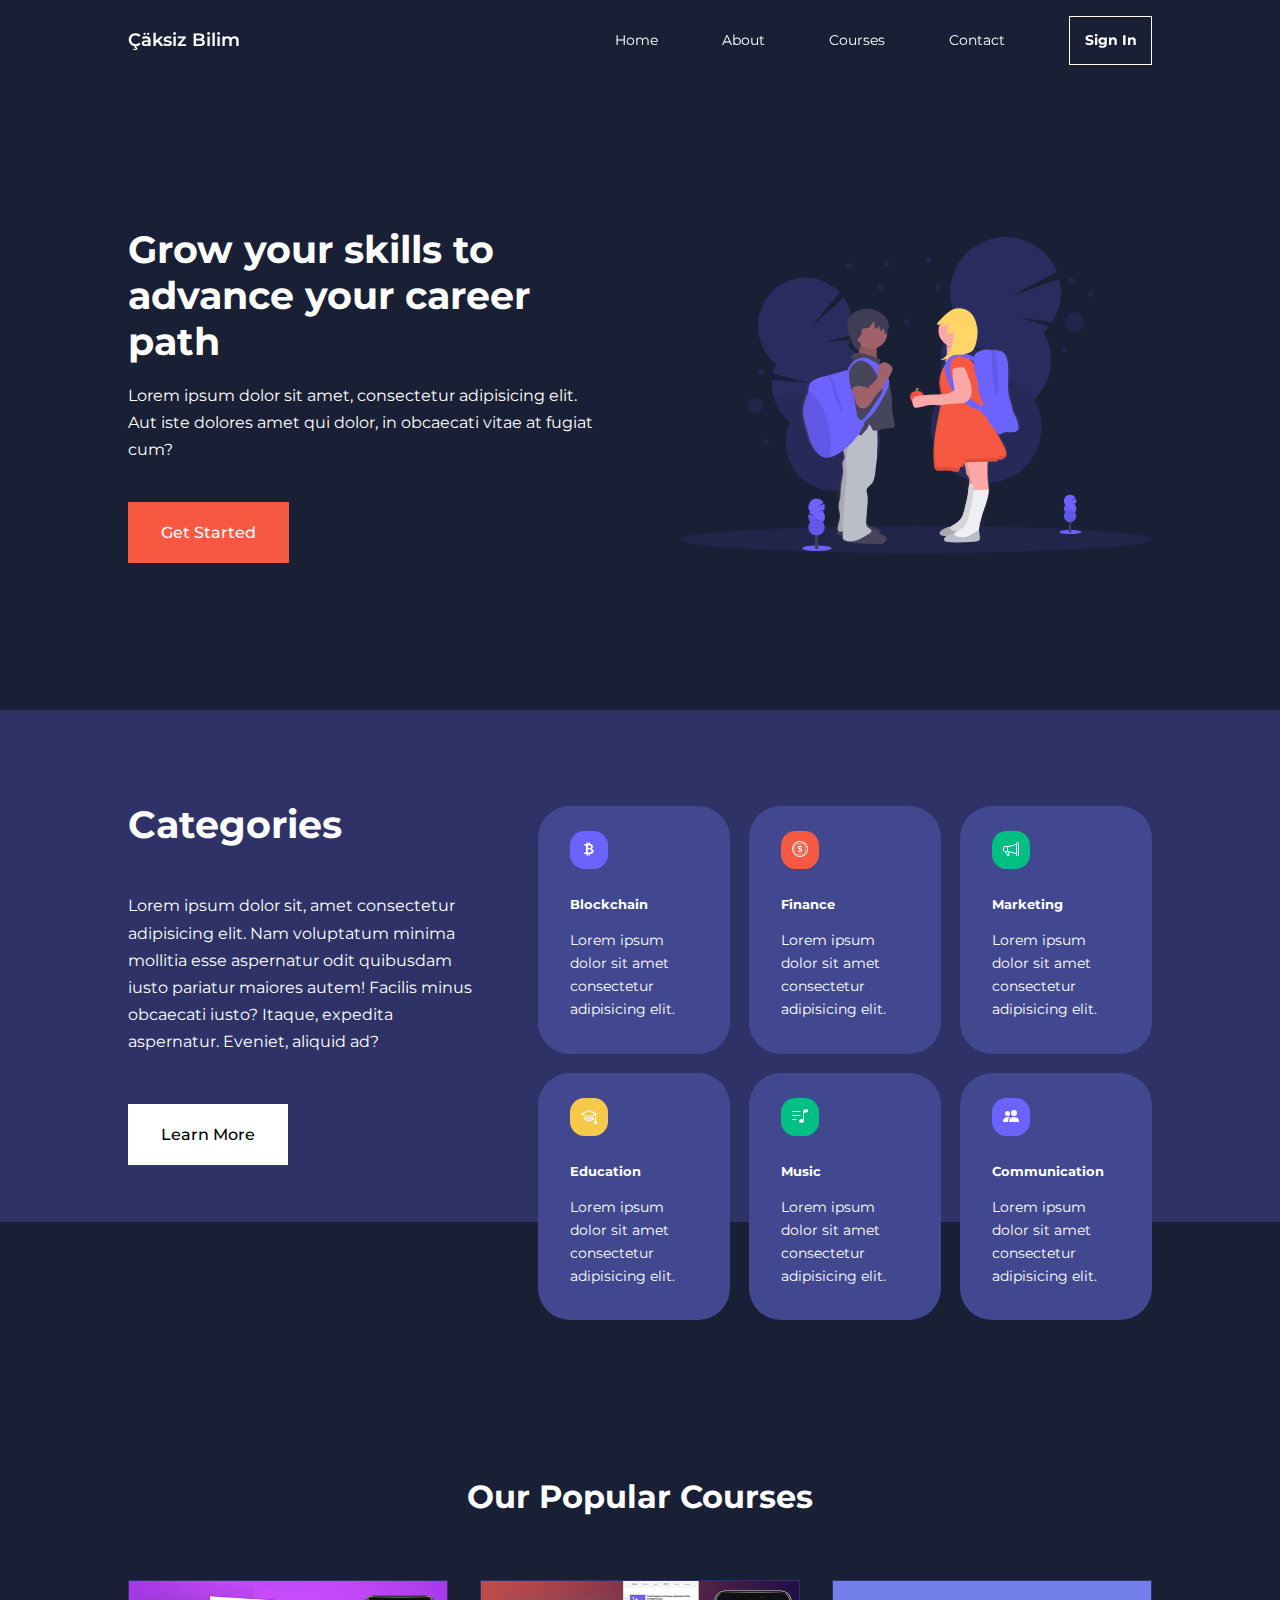
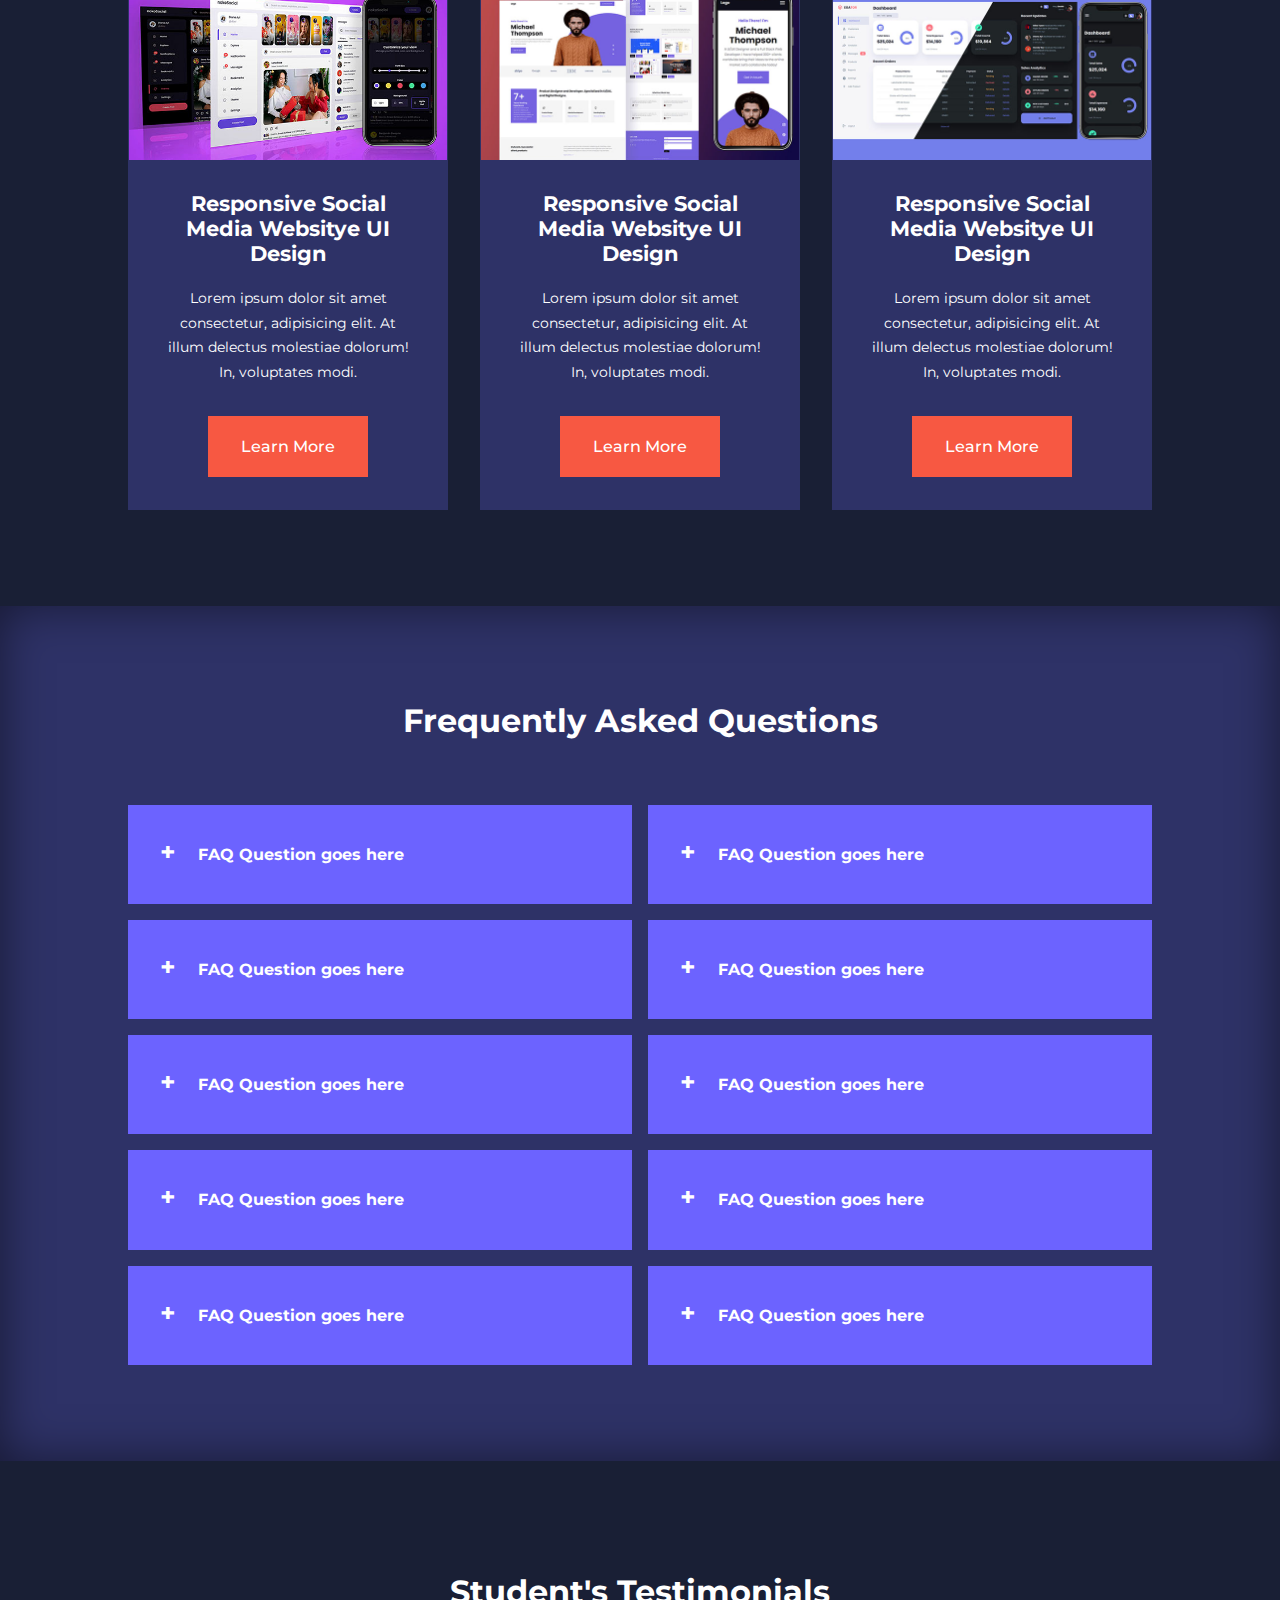
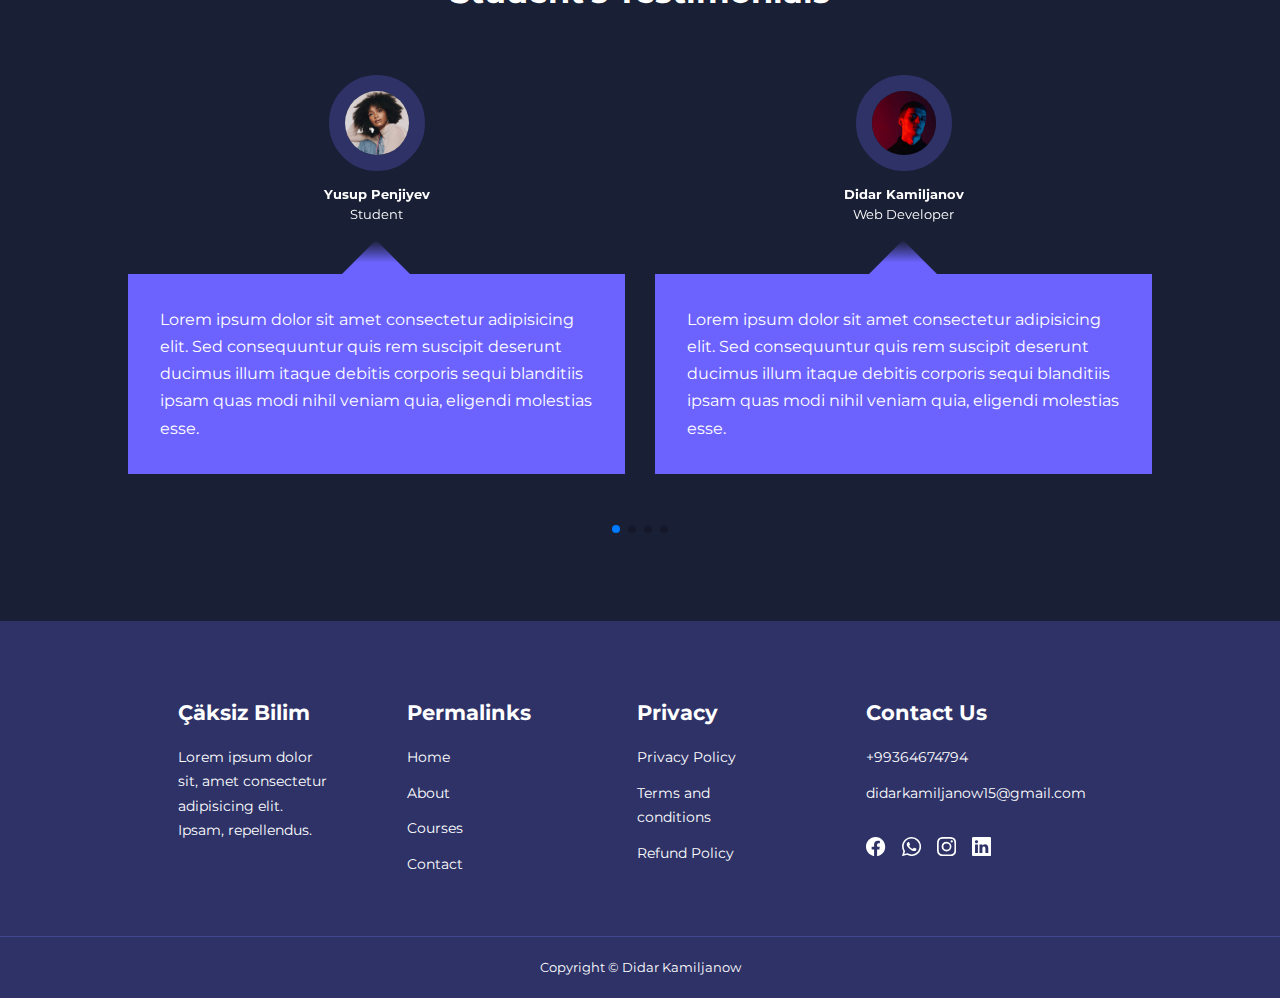
<file: index.html>
<html lang="en">

<head>
    <meta charset="UTF-8">
    <meta name="viewport" content="width=device-width, initial-scale=1.0">
    <title>Çäksiz Bilim</title>

    <!-- BOOTSTRAP ICON CDN -->
    <link rel="stylesheet" href="https://cdn.jsdelivr.net/npm/bootstrap-icons@1.3.0/font/bootstrap-icons.css">

    <!-- Google Montserrat font -->
    <link rel="preconnect" href="https://fonts.googleapis.com">
    <link rel="preconnect" href="https://fonts.gstatic.com" crossorigin>
    <link href="https://fonts.googleapis.com/css2?family=Montserrat:ital,wght@0,100..900;1,100..900&display=swap"
        rel="stylesheet">

    <!-- SWIPER JS -->
    <link rel="stylesheet" href="https://cdn.jsdelivr.net/npm/swiper@11/swiper-bundle.min.css" />

    <!-- CSS -->
    <link rel="stylesheet" href="css/style.css">
</head>

<body>

    <!-- ===================== NAV BAR ===================== -->
    <nav>
        <div class="container nav_container">
            <a href="index.html" class="logo_font">Çäksiz Bilim</a>
            <ul class="nav_menu">
                <li><a href="index.html">Home</a></li>
                <li><a href="about.html">About</a></li>
                <li><a href="courses.html">Courses</a></li>
                <li><a href="contact.html">Contact</a></li>
                <li><a href="sign-in-up.html" class="sign-in"><b>Sign In</b></a></li>
            </ul>
            <button id="open-menu-btn"><i class="bi bi-list"></i></button>
            <button id="close-menu-btn">X</button>
        </div>
    </nav>
    <!-- ===================== END OF NAV BAR ===================== -->


    <!-- ===================== HEADER ===================== -->
    <header>
        <div class="container header_container">
            <div class="header_left">
                <h1>Grow your skills to advance your career path</h1>
                <p>
                    Lorem ipsum dolor sit amet, consectetur adipisicing elit. Aut iste dolores amet qui dolor, in
                    obcaecati vitae at fugiat cum?
                </p>
                <a href="courses.html" class="btn btn-primary">Get Started</a>
            </div>
            <div class="header_right">
                <div class="header_right-image">
                    <img src="./images/header.svg" alt="header_svg">
                </div>
            </div>
        </div>
    </header>
    <!-- ===================== END OF HEADER ===================== -->

    <!-- ===================== CATEGORIES ===================== -->
    <section class="categories">
        <div class="container categories_container">
            <div class="categories_left">
                <h1>Categories</h1>
                <p>Lorem ipsum dolor sit, amet consectetur adipisicing elit. Nam voluptatum minima mollitia esse
                    aspernatur odit quibusdam iusto pariatur maiores autem! Facilis minus obcaecati iusto? Itaque,
                    expedita aspernatur. Eveniet, aliquid ad?</p>
                <a href="" class="btn">Learn More</a>
            </div>

            <div class="categories_right">

                <article class="category">
                    <span class="category_icon">
                        <svg xmlns="http://www.w3.org/2000/svg" width="16" height="16" fill="currentColor"
                            class="bi bi-currency-bitcoin" viewBox="0 0 16 16">
                            <path
                                d="M5.5 13v1.25c0 .138.112.25.25.25h1a.25.25 0 0 0 .25-.25V13h.5v1.25c0 .138.112.25.25.25h1a.25.25 0 0 0 .25-.25V13h.084c1.992 0 3.416-1.033 3.416-2.82 0-1.502-1.007-2.323-2.186-2.44v-.088c.97-.242 1.683-.974 1.683-2.19C11.997 3.93 10.847 3 9.092 3H9V1.75a.25.25 0 0 0-.25-.25h-1a.25.25 0 0 0-.25.25V3h-.573V1.75a.25.25 0 0 0-.25-.25H5.75a.25.25 0 0 0-.25.25V3l-1.998.011a.25.25 0 0 0-.25.25v.989c0 .137.11.25.248.25l.755-.005a.75.75 0 0 1 .745.75v5.505a.75.75 0 0 1-.75.75l-.748.011a.25.25 0 0 0-.25.25v1c0 .138.112.25.25.25zm1.427-8.513h1.719c.906 0 1.438.498 1.438 1.312 0 .871-.575 1.362-1.877 1.362h-1.28zm0 4.051h1.84c1.137 0 1.756.58 1.756 1.524 0 .953-.626 1.45-2.158 1.45H6.927z" />
                        </svg>
                    </span>
                    <h5>Blockchain</h5>
                    <p>Lorem ipsum dolor sit amet consectetur adipisicing elit.</p>
                </article>

                <article class="category">
                    <span class="category_icon">
                        <svg xmlns="http://www.w3.org/2000/svg" width="16" height="16" fill="currentColor"
                            class="bi bi-coin" viewBox="0 0 16 16">
                            <path
                                d="M5.5 9.511c.076.954.83 1.697 2.182 1.785V12h.6v-.709c1.4-.098 2.218-.846 2.218-1.932 0-.987-.626-1.496-1.745-1.76l-.473-.112V5.57c.6.068.982.396 1.074.85h1.052c-.076-.919-.864-1.638-2.126-1.716V4h-.6v.719c-1.195.117-2.01.836-2.01 1.853 0 .9.606 1.472 1.613 1.707l.397.098v2.034c-.615-.093-1.022-.43-1.114-.9zm2.177-2.166c-.59-.137-.91-.416-.91-.836 0-.47.345-.822.915-.925v1.76h-.005zm.692 1.193c.717.166 1.048.435 1.048.91 0 .542-.412.914-1.135.982V8.518z" />
                            <path d="M8 15A7 7 0 1 1 8 1a7 7 0 0 1 0 14m0 1A8 8 0 1 0 8 0a8 8 0 0 0 0 16" />
                            <path d="M8 13.5a5.5 5.5 0 1 1 0-11 5.5 5.5 0 0 1 0 11m0 .5A6 6 0 1 0 8 2a6 6 0 0 0 0 12" />
                        </svg>
                    </span>
                    <h5>Finance</h5>
                    <p>Lorem ipsum dolor sit amet consectetur adipisicing elit.</p>
                </article>

                <article class="category">
                    <span class="category_icon">
                        <svg xmlns="http://www.w3.org/2000/svg" width="16" height="16" fill="currentColor"
                            class="bi bi-megaphone" viewBox="0 0 16 16">
                            <path
                                d="M13 2.5a1.5 1.5 0 0 1 3 0v11a1.5 1.5 0 0 1-3 0v-.214c-2.162-1.241-4.49-1.843-6.912-2.083l.405 2.712A1 1 0 0 1 5.51 15.1h-.548a1 1 0 0 1-.916-.599l-1.85-3.49-.202-.003A2.014 2.014 0 0 1 0 9V7a2.02 2.02 0 0 1 1.992-2.013 75 75 0 0 0 2.483-.075c3.043-.154 6.148-.849 8.525-2.199zm1 0v11a.5.5 0 0 0 1 0v-11a.5.5 0 0 0-1 0m-1 1.35c-2.344 1.205-5.209 1.842-8 2.033v4.233q.27.015.537.036c2.568.189 5.093.744 7.463 1.993zm-9 6.215v-4.13a95 95 0 0 1-1.992.052A1.02 1.02 0 0 0 1 7v2c0 .55.448 1.002 1.006 1.009A61 61 0 0 1 4 10.065m-.657.975 1.609 3.037.01.024h.548l-.002-.014-.443-2.966a68 68 0 0 0-1.722-.082z" />
                        </svg>
                    </span>
                    <h5>Marketing</h5>
                    <p>Lorem ipsum dolor sit amet consectetur adipisicing elit.</p>
                </article>

                <article class="category">
                    <span class="category_icon">
                        <svg xmlns="http://www.w3.org/2000/svg" width="16" height="16" fill="currentColor"
                            class="bi bi-mortarboard" viewBox="0 0 16 16">
                            <path
                                d="M8.211 2.047a.5.5 0 0 0-.422 0l-7.5 3.5a.5.5 0 0 0 .025.917l7.5 3a.5.5 0 0 0 .372 0L14 7.14V13a1 1 0 0 0-1 1v2h3v-2a1 1 0 0 0-1-1V6.739l.686-.275a.5.5 0 0 0 .025-.917zM8 8.46 1.758 5.965 8 3.052l6.242 2.913z" />
                            <path
                                d="M4.176 9.032a.5.5 0 0 0-.656.327l-.5 1.7a.5.5 0 0 0 .294.605l4.5 1.8a.5.5 0 0 0 .372 0l4.5-1.8a.5.5 0 0 0 .294-.605l-.5-1.7a.5.5 0 0 0-.656-.327L8 10.466zm-.068 1.873.22-.748 3.496 1.311a.5.5 0 0 0 .352 0l3.496-1.311.22.748L8 12.46z" />
                        </svg>
                    </span>
                    <h5>Education</h5>
                    <p>Lorem ipsum dolor sit amet consectetur adipisicing elit.</p>
                </article>

                <article class="category">
                    <span class="category_icon">
                        <svg xmlns="http://www.w3.org/2000/svg" width="16" height="16" fill="currentColor"
                            class="bi bi-music-note-list" viewBox="0 0 16 16">
                            <path d="M12 13c0 1.105-1.12 2-2.5 2S7 14.105 7 13s1.12-2 2.5-2 2.5.895 2.5 2" />
                            <path fill-rule="evenodd" d="M12 3v10h-1V3z" />
                            <path d="M11 2.82a1 1 0 0 1 .804-.98l3-.6A1 1 0 0 1 16 2.22V4l-5 1z" />
                            <path fill-rule="evenodd"
                                d="M0 11.5a.5.5 0 0 1 .5-.5H4a.5.5 0 0 1 0 1H.5a.5.5 0 0 1-.5-.5m0-4A.5.5 0 0 1 .5 7H8a.5.5 0 0 1 0 1H.5a.5.5 0 0 1-.5-.5m0-4A.5.5 0 0 1 .5 3H8a.5.5 0 0 1 0 1H.5a.5.5 0 0 1-.5-.5" />
                        </svg>
                    </span>
                    <h5>Music</h5>
                    <p>Lorem ipsum dolor sit amet consectetur adipisicing elit.</p>
                </article>

                <article class="category">
                    <span class="category_icon">
                        <svg xmlns="http://www.w3.org/2000/svg" width="16" height="16" fill="currentColor"
                            class="bi bi-people-fill" viewBox="0 0 16 16">
                            <path
                                d="M7 14s-1 0-1-1 1-4 5-4 5 3 5 4-1 1-1 1zm4-6a3 3 0 1 0 0-6 3 3 0 0 0 0 6m-5.784 6A2.24 2.24 0 0 1 5 13c0-1.355.68-2.75 1.936-3.72A6.3 6.3 0 0 0 5 9c-4 0-5 3-5 4s1 1 1 1zM4.5 8a2.5 2.5 0 1 0 0-5 2.5 2.5 0 0 0 0 5" />
                        </svg>
                    </span>
                    <h5>Communication</h5>
                    <p>Lorem ipsum dolor sit amet consectetur adipisicing elit.</p>
                </article>
            </div>
        </div>
    </section>
    <!-- ===================== END OF CATEGORIES ===================== -->


    <!-- ===================== POPULAR COURSES ===================== -->
    <section class="courses">
        <h2>Our Popular Courses</h2>
        <div class="container courses_container">
            <article class="course">
                <div class="course_image">
                    <img src="./images/course1.jpg" alt="course1">
                </div>
                <div class="course_info">
                    <h4>Responsive Social Media Websitye UI Design</h4>
                    <p>
                        Lorem ipsum dolor sit amet consectetur, adipisicing elit. At illum delectus molestiae dolorum!
                        In,
                        voluptates modi.
                    </p>
                    <a href="courses.html" class="btn btn-primary">Learn More</a>
                </div>
            </article>

            <article class="course">
                <div class="course_image">
                    <img src="./images/course2.jpg" alt="course1">
                </div>
                <div class="course_info">
                    <h4>Responsive Social Media Websitye UI Design</h4>
                    <p>
                        Lorem ipsum dolor sit amet consectetur, adipisicing elit. At illum delectus molestiae dolorum!
                        In,
                        voluptates modi.
                    </p>
                    <a href="courses.html" class="btn btn-primary">Learn More</a>
                </div>
            </article>

            <article class="course">
                <div class="course_image">
                    <img src="./images/course3.jpg" alt="course1">
                </div>
                <div class="course_info">
                    <h4>Responsive Social Media Websitye UI Design</h4>
                    <p>
                        Lorem ipsum dolor sit amet consectetur, adipisicing elit. At illum delectus molestiae dolorum!
                        In,
                        voluptates modi.
                    </p>
                    <a href="courses.html" class="btn btn-primary">Learn More</a>
                </div>
            </article>
        </div>
    </section>
    <!-- ===================== END OF POPULAR COURSES ===================== -->

    <!-- ===================== FAQs ===================== -->
    <section class="faqs">
        <h2>Frequently Asked Questions</h2>
        <div class="container faqs_container">
            <article class="faq">
                <div class="faq_icon">
                    <h3>+</h3>
                </div>
                <div class="question_answer">
                    <h4>FAQ Question goes here</h4>
                    <p>
                        Lorem ipsum dolor sit amet consectetur adipisicing elit. Neque, itaque eum commodi
                        necessitatibus asperiores illo a ut numquam. Aliquid, asperiores dolore! Doloremque quisquam,
                        culpa velit ratione voluptatibus inventore vitae dolores!
                    </p>
                </div>
            </article>

            <article class="faq">
                <div class="faq_icon">
                    <h3>+</h3>
                </div>
                <div class="question_answer">
                    <h4>FAQ Question goes here</h4>
                    <p>
                        Lorem ipsum dolor sit amet consectetur adipisicing elit. Neque, itaque eum commodi
                        necessitatibus asperiores illo a ut numquam. Aliquid, asperiores dolore! Doloremque quisquam,
                        culpa velit ratione voluptatibus inventore vitae dolores!
                    </p>
                </div>
            </article>

            <article class="faq">
                <div class="faq_icon">
                    <h3>+</h3>
                </div>
                <div class="question_answer">
                    <h4>FAQ Question goes here</h4>
                    <p>
                        Lorem ipsum dolor sit amet consectetur adipisicing elit. Neque, itaque eum commodi
                        necessitatibus asperiores illo a ut numquam. Aliquid, asperiores dolore! Doloremque quisquam,
                        culpa velit ratione voluptatibus inventore vitae dolores!
                    </p>
                </div>
            </article>

            <article class="faq">
                <div class="faq_icon">
                    <h3>+</h3>
                </div>
                <div class="question_answer">
                    <h4>FAQ Question goes here</h4>
                    <p>
                        Lorem ipsum dolor sit amet consectetur adipisicing elit. Neque, itaque eum commodi
                        necessitatibus asperiores illo a ut numquam. Aliquid, asperiores dolore! Doloremque quisquam,
                        culpa velit ratione voluptatibus inventore vitae dolores!
                    </p>
                </div>
            </article>

            <article class="faq">
                <div class="faq_icon">
                    <h3>+</h3>
                </div>
                <div class="question_answer">
                    <h4>FAQ Question goes here</h4>
                    <p>
                        Lorem ipsum dolor sit amet consectetur adipisicing elit. Neque, itaque eum commodi
                        necessitatibus asperiores illo a ut numquam. Aliquid, asperiores dolore! Doloremque quisquam,
                        culpa velit ratione voluptatibus inventore vitae dolores!
                    </p>
                </div>
            </article>

            <article class="faq">
                <div class="faq_icon">
                    <h3>+</h3>
                </div>
                <div class="question_answer">
                    <h4>FAQ Question goes here</h4>
                    <p>
                        Lorem ipsum dolor sit amet consectetur adipisicing elit. Neque, itaque eum commodi
                        necessitatibus asperiores illo a ut numquam. Aliquid, asperiores dolore! Doloremque quisquam,
                        culpa velit ratione voluptatibus inventore vitae dolores!
                    </p>
                </div>
            </article>

            <article class="faq">
                <div class="faq_icon">
                    <h3>+</h3>
                </div>
                <div class="question_answer">
                    <h4>FAQ Question goes here</h4>
                    <p>
                        Lorem ipsum dolor sit amet consectetur adipisicing elit. Neque, itaque eum commodi
                        necessitatibus asperiores illo a ut numquam. Aliquid, asperiores dolore! Doloremque quisquam,
                        culpa velit ratione voluptatibus inventore vitae dolores!
                    </p>
                </div>
            </article>

            <article class="faq">
                <div class="faq_icon">
                    <h3>+</h3>
                </div>
                <div class="question_answer">
                    <h4>FAQ Question goes here</h4>
                    <p>
                        Lorem ipsum dolor sit amet consectetur adipisicing elit. Neque, itaque eum commodi
                        necessitatibus asperiores illo a ut numquam. Aliquid, asperiores dolore! Doloremque quisquam,
                        culpa velit ratione voluptatibus inventore vitae dolores!
                    </p>
                </div>
            </article>

            <article class="faq">
                <div class="faq_icon">
                    <h3>+</h3>
                </div>
                <div class="question_answer">
                    <h4>FAQ Question goes here</h4>
                    <p>
                        Lorem ipsum dolor sit amet consectetur adipisicing elit. Neque, itaque eum commodi
                        necessitatibus asperiores illo a ut numquam. Aliquid, asperiores dolore! Doloremque quisquam,
                        culpa velit ratione voluptatibus inventore vitae dolores!
                    </p>
                </div>
            </article>

            <article class="faq">
                <div class="faq_icon">
                    <h3>+</h3>
                </div>
                <div class="question_answer">
                    <h4>FAQ Question goes here</h4>
                    <p>
                        Lorem ipsum dolor sit amet consectetur adipisicing elit. Neque, itaque eum commodi
                        necessitatibus asperiores illo a ut numquam. Aliquid, asperiores dolore! Doloremque quisquam,
                        culpa velit ratione voluptatibus inventore vitae dolores!
                    </p>
                </div>
            </article>
        </div>
    </section>
    <!-- ===================== END OF FAQs ===================== -->


    <!-- ===================== TESTIMONIALS ===================== -->
    <section class="container testimonials_container swiper mySwiper">
        <h2>Student's Testimonials</h2>
        <div class="swiper-wrapper">
            <div class="testimonial swiper-slide">
                <div class="avatar">
                    <img src="./images/avatar1.jpg" alt="">
                </div>
                <div class="testimonial_info">
                    <h5>Yusup Penjiyev</h5>
                    <small>Student</small>
                </div>
                <div class="testimonial_body">
                    <p>
                        Lorem ipsum dolor sit amet consectetur adipisicing elit. Sed consequuntur quis rem suscipit
                        deserunt
                        ducimus illum itaque debitis corporis sequi blanditiis ipsam quas modi nihil veniam quia,
                        eligendi
                        molestias esse.
                    </p>
                </div>
            </div>

            <div class="testimonial swiper-slide">
                <div class="avatar">
                    <img src="./images/avatar2.jpg" alt="">
                </div>
                <div class="testimonial_info">
                    <h5>Didar Kamiljanov</h5>
                    <small>Web Developer</small>
                </div>
                <div class="testimonial_body">
                    <p>
                        Lorem ipsum dolor sit amet consectetur adipisicing elit. Sed consequuntur quis rem suscipit
                        deserunt
                        ducimus illum itaque debitis corporis sequi blanditiis ipsam quas modi nihil veniam quia,
                        eligendi
                        molestias esse.
                    </p>
                </div>
            </div>
            <div class="testimonial swiper-slide">
                <div class="avatar">
                    <img src="./images/avatar3.jpg" alt="">
                </div>
                <div class="testimonial_info">
                    <h5>Ahmet Atayev</h5>
                    <small>English Instructor</small>
                </div>
                <div class="testimonial_body">
                    <p>
                        Lorem ipsum dolor sit amet consectetur adipisicing elit. Sed consequuntur quis rem suscipit
                        deserunt
                        ducimus illum itaque debitis corporis sequi blanditiis ipsam quas modi nihil veniam quia,
                        eligendi
                        molestias esse.
                    </p>
                </div>
            </div>
            <div class="testimonial swiper-slide">
                <div class="avatar">
                    <img src="./images/avatar4.jpg" alt="">
                </div>
                <div class="testimonial_info">
                    <h5>Kerim Kulyyew</h5>
                    <small>Computer Scientist</small>
                </div>
                <div class="testimonial_body">
                    <p>
                        Lorem ipsum dolor sit amet consectetur adipisicing elit. Sed consequuntur quis rem suscipit
                        deserunt
                        ducimus illum itaque debitis corporis sequi blanditiis ipsam quas modi nihil veniam quia,
                        eligendi
                        molestias esse.
                    </p>
                </div>
            </div>
            <div class="testimonial swiper-slide">
                <div class="avatar">
                    <img src="./images/avatar5.jpg" alt="">
                </div>
                <div class="testimonial_info">
                    <h5>Rahat Ojarov</h5>
                    <small>Businessman</small>
                </div>
                <div class="testimonial_body">
                    <p>
                        Lorem ipsum dolor sit amet consectetur adipisicing elit. Sed consequuntur quis rem suscipit
                        deserunt
                        ducimus illum itaque debitis corporis sequi blanditiis ipsam quas modi nihil veniam quia,
                        eligendi
                        molestias esse.
                    </p>
                </div>
            </div>
        </div>
        <div class="swiper-pagination"></div>
    </section>
    <!-- ===================== END OF TESTIMONIALS ===================== -->

    <!-- ===================== FOOTER ===================== -->
    <footer>
        <div class="container footer_container">
            <div class="footer_1">
                <h4><a href="index.html" class="footer_logo">Çäksiz Bilim</a></h4>
                <p>
                    Lorem ipsum dolor sit, amet consectetur adipisicing elit. Ipsam, repellendus.
                </p>
            </div>
            <div class="footer_2">
                <h4>Permalinks</h4>
                <ul class="permalinks">
                    <li><a href="index.html">Home</a></li>
                    <li><a href="about.html">About</a></li>
                    <li><a href="courses.html">Courses</a></li>
                    <li><a href="contact.html">Contact</a></li>
                </ul>
            </div>
            <div class="footer_3">
                <h4>Privacy</h4>
                <ul class="privacy">
                    <li><a href="#">Privacy Policy</a></li>
                    <li><a href="#">Terms and conditions</a></li>
                    <li><a href="#">Refund Policy</a></li>
                </ul>
            </div>
            <div class="footer_4">
                <h4>Contact Us</h4>
                <div>
                    <p>+99364674794</p>
                    <p>didarkamiljanow15@gmail.com</p>
                </div>

                <ul class="footer_socials">
                    <li>
                        <!-- facebook -->
                        <svg xmlns="http://www.w3.org/2000/svg" width="16" height="16" fill="currentColor"
                            class="bi bi-facebook" viewBox="0 0 16 16">
                            <path
                                d="M16 8.049c0-4.446-3.582-8.05-8-8.05C3.58 0-.002 3.603-.002 8.05c0 4.017 2.926 7.347 6.75 7.951v-5.625h-2.03V8.05H6.75V6.275c0-2.017 1.195-3.131 3.022-3.131.876 0 1.791.157 1.791.157v1.98h-1.009c-.993 0-1.303.621-1.303 1.258v1.51h2.218l-.354 2.326H9.25V16c3.824-.604 6.75-3.934 6.75-7.951" />
                        </svg>
                    </li>
                    <li>
                        <!-- whatsap -->
                        <svg xmlns="http://www.w3.org/2000/svg" width="16" height="16" fill="currentColor"
                            class="bi bi-whatsapp" viewBox="0 0 16 16">
                            <path
                                d="M13.601 2.326A7.85 7.85 0 0 0 7.994 0C3.627 0 .068 3.558.064 7.926c0 1.399.366 2.76 1.057 3.965L0 16l4.204-1.102a7.9 7.9 0 0 0 3.79.965h.004c4.368 0 7.926-3.558 7.93-7.93A7.9 7.9 0 0 0 13.6 2.326zM7.994 14.521a6.6 6.6 0 0 1-3.356-.92l-.24-.144-2.494.654.666-2.433-.156-.251a6.56 6.56 0 0 1-1.007-3.505c0-3.626 2.957-6.584 6.591-6.584a6.56 6.56 0 0 1 4.66 1.931 6.56 6.56 0 0 1 1.928 4.66c-.004 3.639-2.961 6.592-6.592 6.592m3.615-4.934c-.197-.099-1.17-.578-1.353-.646-.182-.065-.315-.099-.445.099-.133.197-.513.646-.627.775-.114.133-.232.148-.43.05-.197-.1-.836-.308-1.592-.985-.59-.525-.985-1.175-1.103-1.372-.114-.198-.011-.304.088-.403.087-.088.197-.232.296-.346.1-.114.133-.198.198-.33.065-.134.034-.248-.015-.347-.05-.099-.445-1.076-.612-1.47-.16-.389-.323-.335-.445-.34-.114-.007-.247-.007-.38-.007a.73.73 0 0 0-.529.247c-.182.198-.691.677-.691 1.654s.71 1.916.81 2.049c.098.133 1.394 2.132 3.383 2.992.47.205.84.326 1.129.418.475.152.904.129 1.246.08.38-.058 1.171-.48 1.338-.943.164-.464.164-.86.114-.943-.049-.084-.182-.133-.38-.232" />
                        </svg>
                    </li>
                    <li>
                        <!-- instagram -->
                        <svg xmlns="http://www.w3.org/2000/svg" width="16" height="16" fill="currentColor"
                            class="bi bi-instagram" viewBox="0 0 16 16">
                            <path
                                d="M8 0C5.829 0 5.556.01 4.703.048 3.85.088 3.269.222 2.76.42a3.9 3.9 0 0 0-1.417.923A3.9 3.9 0 0 0 .42 2.76C.222 3.268.087 3.85.048 4.7.01 5.555 0 5.827 0 8.001c0 2.172.01 2.444.048 3.297.04.852.174 1.433.372 1.942.205.526.478.972.923 1.417.444.445.89.719 1.416.923.51.198 1.09.333 1.942.372C5.555 15.99 5.827 16 8 16s2.444-.01 3.298-.048c.851-.04 1.434-.174 1.943-.372a3.9 3.9 0 0 0 1.416-.923c.445-.445.718-.891.923-1.417.197-.509.332-1.09.372-1.942C15.99 10.445 16 10.173 16 8s-.01-2.445-.048-3.299c-.04-.851-.175-1.433-.372-1.941a3.9 3.9 0 0 0-.923-1.417A3.9 3.9 0 0 0 13.24.42c-.51-.198-1.092-.333-1.943-.372C10.443.01 10.172 0 7.998 0zm-.717 1.442h.718c2.136 0 2.389.007 3.232.046.78.035 1.204.166 1.486.275.373.145.64.319.92.599s.453.546.598.92c.11.281.24.705.275 1.485.039.843.047 1.096.047 3.231s-.008 2.389-.047 3.232c-.035.78-.166 1.203-.275 1.485a2.5 2.5 0 0 1-.599.919c-.28.28-.546.453-.92.598-.28.11-.704.24-1.485.276-.843.038-1.096.047-3.232.047s-2.39-.009-3.233-.047c-.78-.036-1.203-.166-1.485-.276a2.5 2.5 0 0 1-.92-.598 2.5 2.5 0 0 1-.6-.92c-.109-.281-.24-.705-.275-1.485-.038-.843-.046-1.096-.046-3.233s.008-2.388.046-3.231c.036-.78.166-1.204.276-1.486.145-.373.319-.64.599-.92s.546-.453.92-.598c.282-.11.705-.24 1.485-.276.738-.034 1.024-.044 2.515-.045zm4.988 1.328a.96.96 0 1 0 0 1.92.96.96 0 0 0 0-1.92m-4.27 1.122a4.109 4.109 0 1 0 0 8.217 4.109 4.109 0 0 0 0-8.217m0 1.441a2.667 2.667 0 1 1 0 5.334 2.667 2.667 0 0 1 0-5.334" />
                        </svg>
                    </li>
                    <li>
                        <!-- linkedin -->
                        <svg xmlns="http://www.w3.org/2000/svg" width="16" height="16" fill="currentColor"
                            class="bi bi-linkedin" viewBox="0 0 16 16">
                            <path
                                d="M0    1.146C0 .513.526 0 1.175 0h13.65C15.474 0 16 .513 16 1.146v13.708c0 .633-.526 1.146-1.175 1.146H1.175C.526 16 0 15.487 0 14.854zm4.943 12.248V6.169H2.542v7.225zm-1.2-8.212c.837 0 1.358-.554 1.358-1.248-.015-.709-.52-1.248-1.342-1.248S2.4 3.226 2.4 3.934c0 .694.521 1.248 1.327 1.248zm4.908 8.212V9.359c0-.216.016-.432.08-.586.173-.431.568-.878 1.232-.878.869 0 1.216.662 1.216 1.634v3.865h2.401V9.25c0-2.22-1.184-3.252-2.764-3.252-1.274 0-1.845.7-2.165 1.193v.025h-.016l.016-.025V6.169h-2.4c.03.678 0 7.225 0 7.225z" />
                        </svg>
                    </li>
                </ul>
            </div>
        </div>
    </footer>
    <div class="footer_copyright">
        <small>Copyright &copy; Didar Kamiljanow</small>
    </div>

    <script src="https://cdn.jsdelivr.net/npm/swiper@11/swiper-bundle.min.js"></script>
    <script src="main.js"></script>

</body>

</html>
</file>
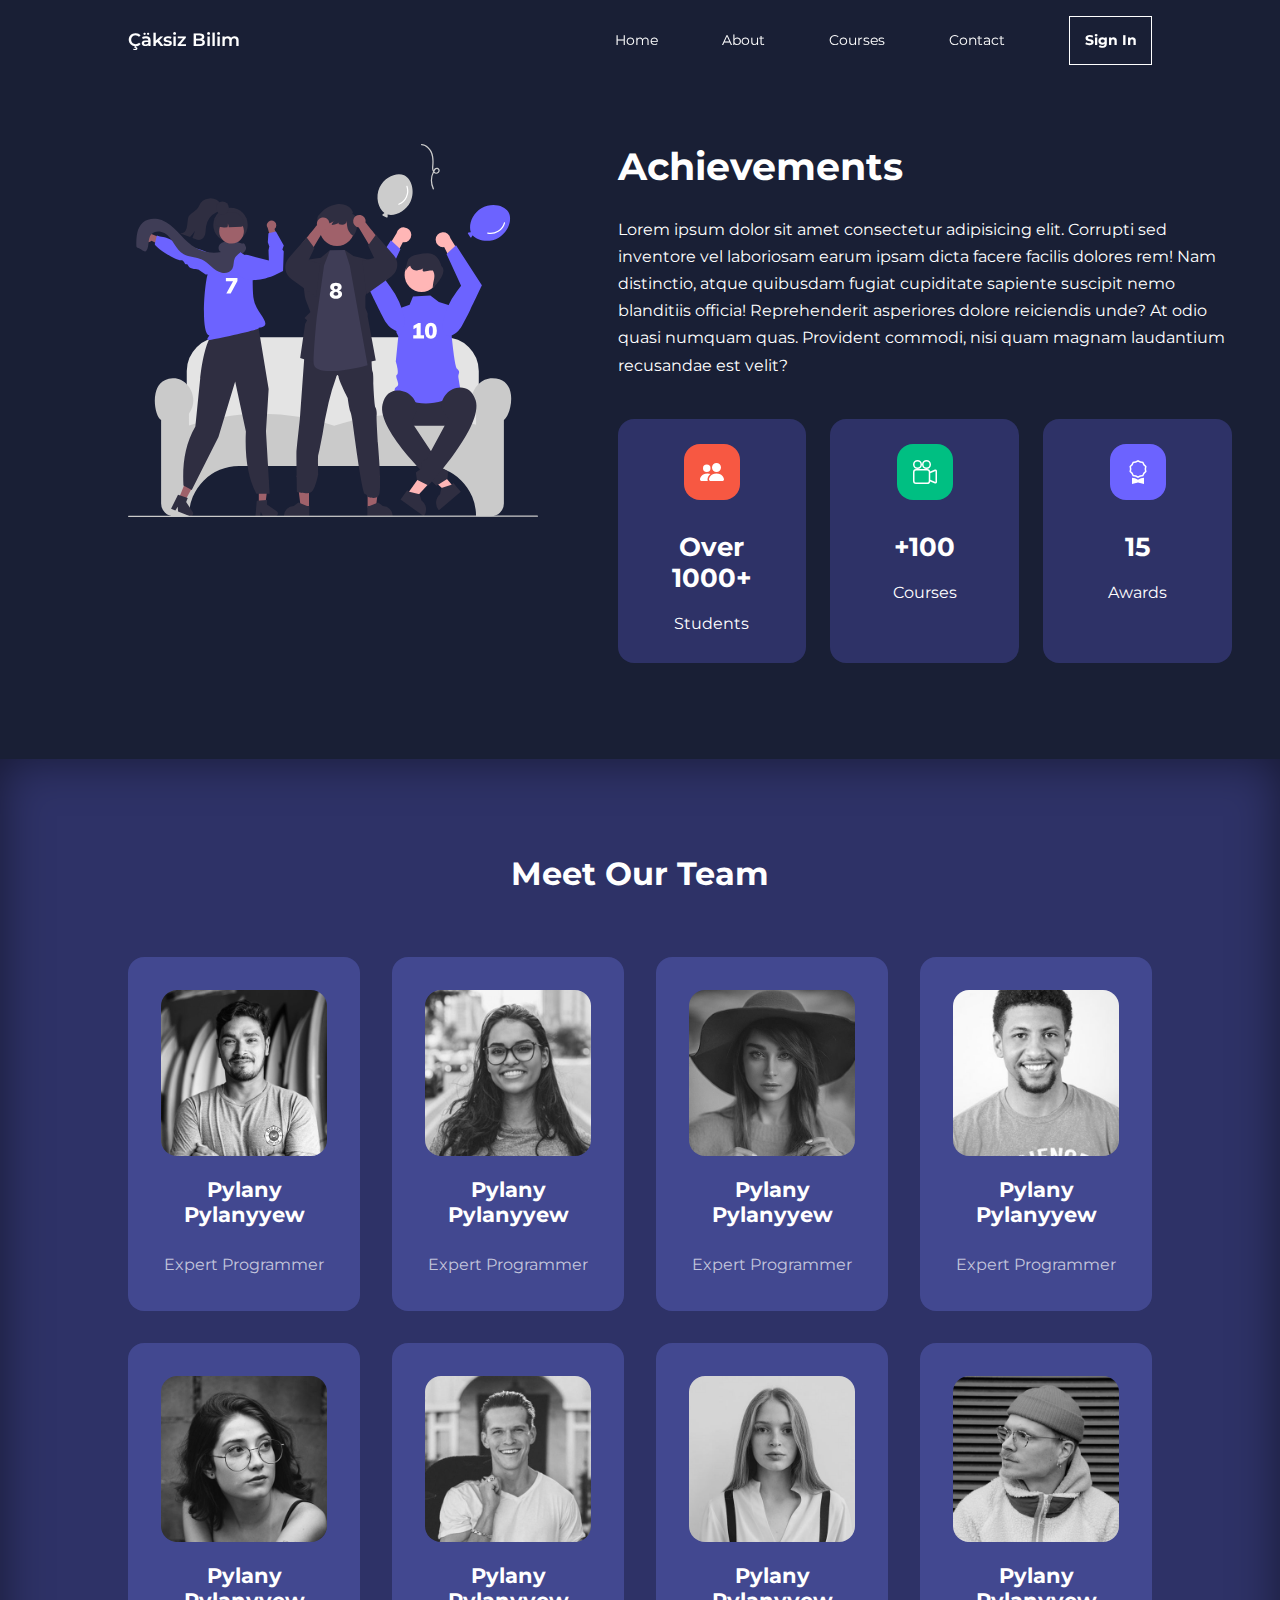
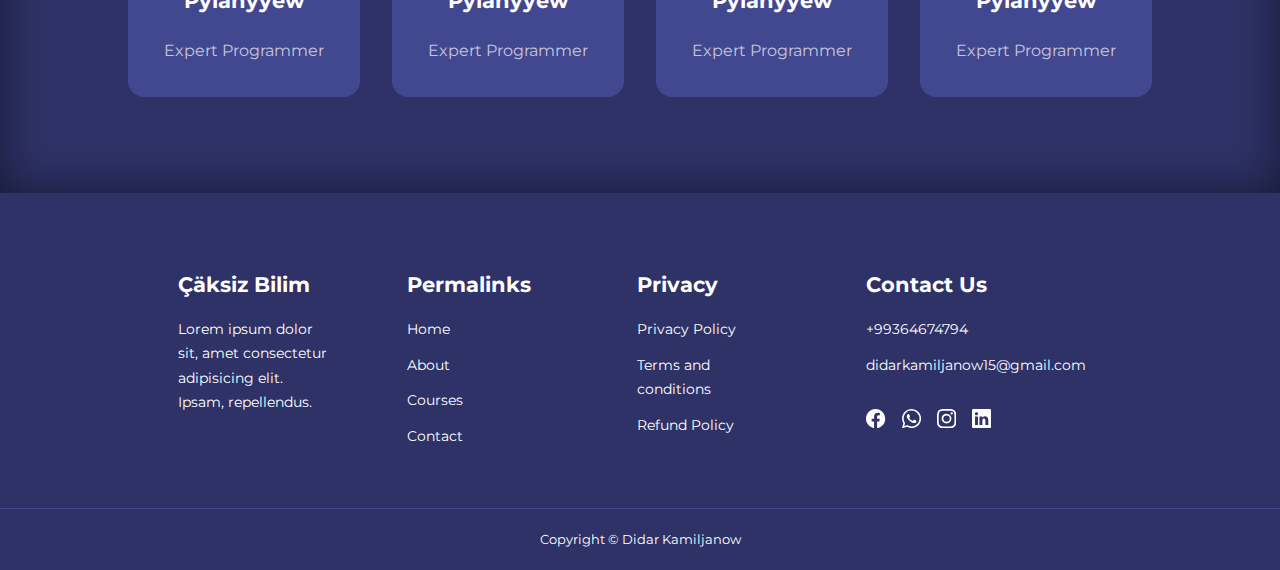
<file: about.html>
<html lang="en">

<head>
    <meta charset="UTF-8">
    <meta name="viewport" content="width=device-width, initial-scale=1.0">
    <title>About</title>
    <!-- BOOTSTRAP ICON CDN -->
    <link rel="stylesheet" href="https://cdn.jsdelivr.net/npm/bootstrap-icons@1.3.0/font/bootstrap-icons.css">

    <!-- Google Montserrat font -->
    <link rel="preconnect" href="https://fonts.googleapis.com">
    <link rel="preconnect" href="https://fonts.gstatic.com" crossorigin>
    <link href="https://fonts.googleapis.com/css2?family=Montserrat:ital,wght@0,100..900;1,100..900&display=swap"
        rel="stylesheet">

    <!-- CSS -->
    <link rel="stylesheet" href="css/style.css">
    <link rel="stylesheet" href="css/about.css">
</head>

<body>
    <!-- ===================== NAV BAR ===================== -->
    <nav>
        <div class="container nav_container">
            <a href="index.html" class="logo_font">Çäksiz Bilim</a>
            <ul class="nav_menu">
                <li><a href="index.html">Home</a></li>
                <li><a href="about.html">About</a></li>
                <li><a href="courses.html">Courses</a></li>
                <li><a href="contact.html">Contact</a></li>
                <li><a href="sign-in-up.html" class="sign-in"><b>Sign In</b></a></li>
            </ul>
            <button id="open-menu-btn"><i class="bi bi-list"></i></button>
            <button id="close-menu-btn">x</button>
        </div>
    </nav>
    <!-- ===================== END OF NAV BAR ===================== -->

    <!-- ===================== ACHIEVEMENTS ===================== -->
    <section class="achievements">
        <div class="container achievements_container">
            <div class="achievements_left">
                <img src="images/about achievements.svg" alt="achievements">
            </div>
            <div class="achievements_right">
                <h1>Achievements</h1>
                <p>
                    Lorem ipsum dolor sit amet consectetur adipisicing elit. Corrupti sed inventore vel laboriosam earum
                    ipsam dicta facere facilis dolores rem! Nam distinctio, atque quibusdam fugiat cupiditate sapiente
                    suscipit nemo blanditiis officia! Reprehenderit asperiores dolore reiciendis unde? At odio quasi
                    numquam quas. Provident commodi, nisi quam magnam laudantium recusandae est velit?
                </p>
                <div class="achievement_cards">
                    <article class="achievement_card">
                        <span class="achievement_icon">
                            <svg xmlns="http://www.w3.org/2000/svg" width="16" height="16" fill="currentColor"
                                class="bi bi-people-fill" viewBox="0 0 16 16">
                                <path
                                    d="M7 14s-1 0-1-1 1-4 5-4 5 3 5 4-1 1-1 1zm4-6a3 3 0 1 0 0-6 3 3 0 0 0 0 6m-5.784 6A2.24 2.24 0 0 1 5 13c0-1.355.68-2.75 1.936-3.72A6.3 6.3 0 0 0 5 9c-4 0-5 3-5 4s1 1 1 1zM4.5 8a2.5 2.5 0 1 0 0-5 2.5 2.5 0 0 0 0 5" />
                            </svg>
                        </span>
                        <h3>Over 1000+</h3>
                        <p>Students</p>
                    </article>

                    <article class="achievement_card">
                        <span class="achievement_icon">
                            <svg xmlns="http://www.w3.org/2000/svg" width="16" height="16" fill="currentColor"
                                class="bi bi-camera-reels" viewBox="0 0 16 16">
                                <path d="M6 3a3 3 0 1 1-6 0 3 3 0 0 1 6 0M1 3a2 2 0 1 0 4 0 2 2 0 0 0-4 0" />
                                <path
                                    d="M9 6h.5a2 2 0 0 1 1.983 1.738l3.11-1.382A1 1 0 0 1 16 7.269v7.462a1 1 0 0 1-1.406.913l-3.111-1.382A2 2 0 0 1 9.5 16H2a2 2 0 0 1-2-2V8a2 2 0 0 1 2-2zm6 8.73V7.27l-3.5 1.555v4.35zM1 8v6a1 1 0 0 0 1 1h7.5a1 1 0 0 0 1-1V8a1 1 0 0 0-1-1H2a1 1 0 0 0-1 1" />
                                <path d="M9 6a3 3 0 1 0 0-6 3 3 0 0 0 0 6M7 3a2 2 0 1 1 4 0 2 2 0 0 1-4 0" />
                            </svg>
                        </span>
                        <h3>+100</h3>
                        <p>Courses</p>
                    </article>

                    <article class="achievement_card">
                        <span class="achievement_icon">
                            <svg xmlns="http://www.w3.org/2000/svg" width="16" height="16" fill="currentColor"
                                class="bi bi-award" viewBox="0 0 16 16">
                                <path
                                    d="M9.669.864 8 0 6.331.864l-1.858.282-.842 1.68-1.337 1.32L2.6 6l-.306 1.854 1.337 1.32.842 1.68 1.858.282L8 12l1.669-.864 1.858-.282.842-1.68 1.337-1.32L13.4 6l.306-1.854-1.337-1.32-.842-1.68zm1.196 1.193.684 1.365 1.086 1.072L12.387 6l.248 1.506-1.086 1.072-.684 1.365-1.51.229L8 10.874l-1.355-.702-1.51-.229-.684-1.365-1.086-1.072L3.614 6l-.25-1.506 1.087-1.072.684-1.365 1.51-.229L8 1.126l1.356.702z" />
                                <path d="M4 11.794V16l4-1 4 1v-4.206l-2.018.306L8 13.126 6.018 12.1z" />
                            </svg>
                        </span>
                        <h3>15</h3>
                        <p>Awards</p>
                    </article>
                </div>
            </div>
        </div>
    </section>
    <!-- ===================== END OF ACHIEVEMENTS ===================== -->

    <!-- ===================== TEAM ===================== -->
    <section class="team">
        <h2>Meet Our Team</h2>
        <div class="container team_container">
            <!-- Member -->
            <article class="team_member">
                <div class="team_member-image">
                    <img src="images/tm1.jpg" alt="team-member-image">
                </div>
                <div class="team_member-info">
                    <h4>Pylany Pylanyyew</h4>
                    <p>Expert Programmer</p>
                </div>
                <div class="team_member-socials">
                    <!-- instagram -->
                    <a href="https://instagram.com" target="_blank">
                        <svg xmlns="http://www.w3.org/2000/svg" width="16" height="16" fill="currentColor"
                            class="bi bi-instagram" viewBox="0 0 16 16">
                            <path
                                d="M8 0C5.829 0 5.556.01 4.703.048 3.85.088 3.269.222 2.76.42a3.9 3.9 0 0 0-1.417.923A3.9 3.9 0 0 0 .42 2.76C.222 3.268.087 3.85.048 4.7.01 5.555 0 5.827 0 8.001c0 2.172.01 2.444.048 3.297.04.852.174 1.433.372 1.942.205.526.478.972.923 1.417.444.445.89.719 1.416.923.51.198 1.09.333 1.942.372C5.555 15.99 5.827 16 8 16s2.444-.01 3.298-.048c.851-.04 1.434-.174 1.943-.372a3.9 3.9 0 0 0 1.416-.923c.445-.445.718-.891.923-1.417.197-.509.332-1.09.372-1.942C15.99 10.445 16 10.173 16 8s-.01-2.445-.048-3.299c-.04-.851-.175-1.433-.372-1.941a3.9 3.9 0 0 0-.923-1.417A3.9 3.9 0 0 0 13.24.42c-.51-.198-1.092-.333-1.943-.372C10.443.01 10.172 0 7.998 0zm-.717 1.442h.718c2.136 0 2.389.007 3.232.046.78.035 1.204.166 1.486.275.373.145.64.319.92.599s.453.546.598.92c.11.281.24.705.275 1.485.039.843.047 1.096.047 3.231s-.008 2.389-.047 3.232c-.035.78-.166 1.203-.275 1.485a2.5 2.5 0 0 1-.599.919c-.28.28-.546.453-.92.598-.28.11-.704.24-1.485.276-.843.038-1.096.047-3.232.047s-2.39-.009-3.233-.047c-.78-.036-1.203-.166-1.485-.276a2.5 2.5 0 0 1-.92-.598 2.5 2.5 0 0 1-.6-.92c-.109-.281-.24-.705-.275-1.485-.038-.843-.046-1.096-.046-3.233s.008-2.388.046-3.231c.036-.78.166-1.204.276-1.486.145-.373.319-.64.599-.92s.546-.453.92-.598c.282-.11.705-.24 1.485-.276.738-.034 1.024-.044 2.515-.045zm4.988 1.328a.96.96 0 1 0 0 1.92.96.96 0 0 0 0-1.92m-4.27 1.122a4.109 4.109 0 1 0 0 8.217 4.109 4.109 0 0 0 0-8.217m0 1.441a2.667 2.667 0 1 1 0 5.334 2.667 2.667 0 0 1 0-5.334" />
                        </svg>
                    </a>
                    <!-- facebook -->
                    <a href="https://facebook.com" target="_blank">
                        <svg xmlns="http://www.w3.org/2000/svg" width="16" height="16" fill="currentColor"
                            class="bi bi-facebook" viewBox="0 0 16 16">
                            <path
                                d="M16 8.049c0-4.446-3.582-8.05-8-8.05C3.58 0-.002 3.603-.002 8.05c0 4.017 2.926 7.347 6.75 7.951v-5.625h-2.03V8.05H6.75V6.275c0-2.017 1.195-3.131 3.022-3.131.876 0 1.791.157 1.791.157v1.98h-1.009c-.993 0-1.303.621-1.303 1.258v1.51h2.218l-.354 2.326H9.25V16c3.824-.604 6.75-3.934 6.75-7.951" />
                        </svg>
                    </a>
                    <!-- linkedin -->
                    <a href="https://linkedin.com" target="_blank">
                        <svg xmlns="http://www.w3.org/2000/svg" width="16" height="16" fill="currentColor"
                            class="bi bi-linkedin" viewBox="0 0 16 16">
                            <path
                                d="M0    1.146C0 .513.526 0 1.175 0h13.65C15.474 0 16 .513 16 1.146v13.708c0 .633-.526 1.146-1.175 1.146H1.175C.526 16 0 15.487 0 14.854zm4.943 12.248V6.169H2.542v7.225zm-1.2-8.212c.837 0 1.358-.554 1.358-1.248-.015-.709-.52-1.248-1.342-1.248S2.4 3.226 2.4 3.934c0 .694.521 1.248 1.327 1.248zm4.908 8.212V9.359c0-.216.016-.432.08-.586.173-.431.568-.878 1.232-.878.869 0 1.216.662 1.216 1.634v3.865h2.401V9.25c0-2.22-1.184-3.252-2.764-3.252-1.274 0-1.845.7-2.165 1.193v.025h-.016l.016-.025V6.169h-2.4c.03.678 0 7.225 0 7.225z" />
                        </svg>
                    </a>
                </div>
            </article>

            <!-- Member -->
            <article class="team_member">
                <div class="team_member-image">
                    <img src="images/tm2.jpg" alt="team-member-image">
                </div>
                <div class="team_member-info">
                    <h4>Pylany Pylanyyew</h4>
                    <p>Expert Programmer</p>
                </div>
                <div class="team_member-socials">
                    <!-- instagram -->
                    <a href="https://instagram.com" target="_blank">
                        <svg xmlns="http://www.w3.org/2000/svg" width="16" height="16" fill="currentColor"
                            class="bi bi-instagram" viewBox="0 0 16 16">
                            <path
                                d="M8 0C5.829 0 5.556.01 4.703.048 3.85.088 3.269.222 2.76.42a3.9 3.9 0 0 0-1.417.923A3.9 3.9 0 0 0 .42 2.76C.222 3.268.087 3.85.048 4.7.01 5.555 0 5.827 0 8.001c0 2.172.01 2.444.048 3.297.04.852.174 1.433.372 1.942.205.526.478.972.923 1.417.444.445.89.719 1.416.923.51.198 1.09.333 1.942.372C5.555 15.99 5.827 16 8 16s2.444-.01 3.298-.048c.851-.04 1.434-.174 1.943-.372a3.9 3.9 0 0 0 1.416-.923c.445-.445.718-.891.923-1.417.197-.509.332-1.09.372-1.942C15.99 10.445 16 10.173 16 8s-.01-2.445-.048-3.299c-.04-.851-.175-1.433-.372-1.941a3.9 3.9 0 0 0-.923-1.417A3.9 3.9 0 0 0 13.24.42c-.51-.198-1.092-.333-1.943-.372C10.443.01 10.172 0 7.998 0zm-.717 1.442h.718c2.136 0 2.389.007 3.232.046.78.035 1.204.166 1.486.275.373.145.64.319.92.599s.453.546.598.92c.11.281.24.705.275 1.485.039.843.047 1.096.047 3.231s-.008 2.389-.047 3.232c-.035.78-.166 1.203-.275 1.485a2.5 2.5 0 0 1-.599.919c-.28.28-.546.453-.92.598-.28.11-.704.24-1.485.276-.843.038-1.096.047-3.232.047s-2.39-.009-3.233-.047c-.78-.036-1.203-.166-1.485-.276a2.5 2.5 0 0 1-.92-.598 2.5 2.5 0 0 1-.6-.92c-.109-.281-.24-.705-.275-1.485-.038-.843-.046-1.096-.046-3.233s.008-2.388.046-3.231c.036-.78.166-1.204.276-1.486.145-.373.319-.64.599-.92s.546-.453.92-.598c.282-.11.705-.24 1.485-.276.738-.034 1.024-.044 2.515-.045zm4.988 1.328a.96.96 0 1 0 0 1.92.96.96 0 0 0 0-1.92m-4.27 1.122a4.109 4.109 0 1 0 0 8.217 4.109 4.109 0 0 0 0-8.217m0 1.441a2.667 2.667 0 1 1 0 5.334 2.667 2.667 0 0 1 0-5.334" />
                        </svg>
                    </a>
                    <!-- facebook -->
                    <a href="https://facebook.com" target="_blank">
                        <svg xmlns="http://www.w3.org/2000/svg" width="16" height="16" fill="currentColor"
                            class="bi bi-facebook" viewBox="0 0 16 16">
                            <path
                                d="M16 8.049c0-4.446-3.582-8.05-8-8.05C3.58 0-.002 3.603-.002 8.05c0 4.017 2.926 7.347 6.75 7.951v-5.625h-2.03V8.05H6.75V6.275c0-2.017 1.195-3.131 3.022-3.131.876 0 1.791.157 1.791.157v1.98h-1.009c-.993 0-1.303.621-1.303 1.258v1.51h2.218l-.354 2.326H9.25V16c3.824-.604 6.75-3.934 6.75-7.951" />
                        </svg>
                    </a>
                    <!-- linkedin -->
                    <a href="https://linkedin.com" target="_blank">
                        <svg xmlns="http://www.w3.org/2000/svg" width="16" height="16" fill="currentColor"
                            class="bi bi-linkedin" viewBox="0 0 16 16">
                            <path
                                d="M0    1.146C0 .513.526 0 1.175 0h13.65C15.474 0 16 .513 16 1.146v13.708c0 .633-.526 1.146-1.175 1.146H1.175C.526 16 0 15.487 0 14.854zm4.943 12.248V6.169H2.542v7.225zm-1.2-8.212c.837 0 1.358-.554 1.358-1.248-.015-.709-.52-1.248-1.342-1.248S2.4 3.226 2.4 3.934c0 .694.521 1.248 1.327 1.248zm4.908 8.212V9.359c0-.216.016-.432.08-.586.173-.431.568-.878 1.232-.878.869 0 1.216.662 1.216 1.634v3.865h2.401V9.25c0-2.22-1.184-3.252-2.764-3.252-1.274 0-1.845.7-2.165 1.193v.025h-.016l.016-.025V6.169h-2.4c.03.678 0 7.225 0 7.225z" />
                        </svg>
                    </a>
                </div>
            </article>

            <!-- Member -->
            <article class="team_member">
                <div class="team_member-image">
                    <img src="images/tm3.jpg" alt="team-member-image">
                </div>
                <div class="team_member-info">
                    <h4>Pylany Pylanyyew</h4>
                    <p>Expert Programmer</p>
                </div>
                <div class="team_member-socials">
                    <!-- instagram -->
                    <a href="https://instagram.com" target="_blank">
                        <svg xmlns="http://www.w3.org/2000/svg" width="16" height="16" fill="currentColor"
                            class="bi bi-instagram" viewBox="0 0 16 16">
                            <path
                                d="M8 0C5.829 0 5.556.01 4.703.048 3.85.088 3.269.222 2.76.42a3.9 3.9 0 0 0-1.417.923A3.9 3.9 0 0 0 .42 2.76C.222 3.268.087 3.85.048 4.7.01 5.555 0 5.827 0 8.001c0 2.172.01 2.444.048 3.297.04.852.174 1.433.372 1.942.205.526.478.972.923 1.417.444.445.89.719 1.416.923.51.198 1.09.333 1.942.372C5.555 15.99 5.827 16 8 16s2.444-.01 3.298-.048c.851-.04 1.434-.174 1.943-.372a3.9 3.9 0 0 0 1.416-.923c.445-.445.718-.891.923-1.417.197-.509.332-1.09.372-1.942C15.99 10.445 16 10.173 16 8s-.01-2.445-.048-3.299c-.04-.851-.175-1.433-.372-1.941a3.9 3.9 0 0 0-.923-1.417A3.9 3.9 0 0 0 13.24.42c-.51-.198-1.092-.333-1.943-.372C10.443.01 10.172 0 7.998 0zm-.717 1.442h.718c2.136 0 2.389.007 3.232.046.78.035 1.204.166 1.486.275.373.145.64.319.92.599s.453.546.598.92c.11.281.24.705.275 1.485.039.843.047 1.096.047 3.231s-.008 2.389-.047 3.232c-.035.78-.166 1.203-.275 1.485a2.5 2.5 0 0 1-.599.919c-.28.28-.546.453-.92.598-.28.11-.704.24-1.485.276-.843.038-1.096.047-3.232.047s-2.39-.009-3.233-.047c-.78-.036-1.203-.166-1.485-.276a2.5 2.5 0 0 1-.92-.598 2.5 2.5 0 0 1-.6-.92c-.109-.281-.24-.705-.275-1.485-.038-.843-.046-1.096-.046-3.233s.008-2.388.046-3.231c.036-.78.166-1.204.276-1.486.145-.373.319-.64.599-.92s.546-.453.92-.598c.282-.11.705-.24 1.485-.276.738-.034 1.024-.044 2.515-.045zm4.988 1.328a.96.96 0 1 0 0 1.92.96.96 0 0 0 0-1.92m-4.27 1.122a4.109 4.109 0 1 0 0 8.217 4.109 4.109 0 0 0 0-8.217m0 1.441a2.667 2.667 0 1 1 0 5.334 2.667 2.667 0 0 1 0-5.334" />
                        </svg>
                    </a>
                    <!-- facebook -->
                    <a href="https://facebook.com" target="_blank">
                        <svg xmlns="http://www.w3.org/2000/svg" width="16" height="16" fill="currentColor"
                            class="bi bi-facebook" viewBox="0 0 16 16">
                            <path
                                d="M16 8.049c0-4.446-3.582-8.05-8-8.05C3.58 0-.002 3.603-.002 8.05c0 4.017 2.926 7.347 6.75 7.951v-5.625h-2.03V8.05H6.75V6.275c0-2.017 1.195-3.131 3.022-3.131.876 0 1.791.157 1.791.157v1.98h-1.009c-.993 0-1.303.621-1.303 1.258v1.51h2.218l-.354 2.326H9.25V16c3.824-.604 6.75-3.934 6.75-7.951" />
                        </svg>
                    </a>
                    <!-- linkedin -->
                    <a href="https://linkedin.com" target="_blank">
                        <svg xmlns="http://www.w3.org/2000/svg" width="16" height="16" fill="currentColor"
                            class="bi bi-linkedin" viewBox="0 0 16 16">
                            <path
                                d="M0    1.146C0 .513.526 0 1.175 0h13.65C15.474 0 16 .513 16 1.146v13.708c0 .633-.526 1.146-1.175 1.146H1.175C.526 16 0 15.487 0 14.854zm4.943 12.248V6.169H2.542v7.225zm-1.2-8.212c.837 0 1.358-.554 1.358-1.248-.015-.709-.52-1.248-1.342-1.248S2.4 3.226 2.4 3.934c0 .694.521 1.248 1.327 1.248zm4.908 8.212V9.359c0-.216.016-.432.08-.586.173-.431.568-.878 1.232-.878.869 0 1.216.662 1.216 1.634v3.865h2.401V9.25c0-2.22-1.184-3.252-2.764-3.252-1.274 0-1.845.7-2.165 1.193v.025h-.016l.016-.025V6.169h-2.4c.03.678 0 7.225 0 7.225z" />
                        </svg>
                    </a>
                </div>
            </article>

            <!-- Member -->
            <article class="team_member">
                <div class="team_member-image">
                    <img src="images/tm4.jpg" alt="team-member-image">
                </div>
                <div class="team_member-info">
                    <h4>Pylany Pylanyyew</h4>
                    <p>Expert Programmer</p>
                </div>
                <div class="team_member-socials">
                    <!-- instagram -->
                    <a href="https://instagram.com" target="_blank">
                        <svg xmlns="http://www.w3.org/2000/svg" width="16" height="16" fill="currentColor"
                            class="bi bi-instagram" viewBox="0 0 16 16">
                            <path
                                d="M8 0C5.829 0 5.556.01 4.703.048 3.85.088 3.269.222 2.76.42a3.9 3.9 0 0 0-1.417.923A3.9 3.9 0 0 0 .42 2.76C.222 3.268.087 3.85.048 4.7.01 5.555 0 5.827 0 8.001c0 2.172.01 2.444.048 3.297.04.852.174 1.433.372 1.942.205.526.478.972.923 1.417.444.445.89.719 1.416.923.51.198 1.09.333 1.942.372C5.555 15.99 5.827 16 8 16s2.444-.01 3.298-.048c.851-.04 1.434-.174 1.943-.372a3.9 3.9 0 0 0 1.416-.923c.445-.445.718-.891.923-1.417.197-.509.332-1.09.372-1.942C15.99 10.445 16 10.173 16 8s-.01-2.445-.048-3.299c-.04-.851-.175-1.433-.372-1.941a3.9 3.9 0 0 0-.923-1.417A3.9 3.9 0 0 0 13.24.42c-.51-.198-1.092-.333-1.943-.372C10.443.01 10.172 0 7.998 0zm-.717 1.442h.718c2.136 0 2.389.007 3.232.046.78.035 1.204.166 1.486.275.373.145.64.319.92.599s.453.546.598.92c.11.281.24.705.275 1.485.039.843.047 1.096.047 3.231s-.008 2.389-.047 3.232c-.035.78-.166 1.203-.275 1.485a2.5 2.5 0 0 1-.599.919c-.28.28-.546.453-.92.598-.28.11-.704.24-1.485.276-.843.038-1.096.047-3.232.047s-2.39-.009-3.233-.047c-.78-.036-1.203-.166-1.485-.276a2.5 2.5 0 0 1-.92-.598 2.5 2.5 0 0 1-.6-.92c-.109-.281-.24-.705-.275-1.485-.038-.843-.046-1.096-.046-3.233s.008-2.388.046-3.231c.036-.78.166-1.204.276-1.486.145-.373.319-.64.599-.92s.546-.453.92-.598c.282-.11.705-.24 1.485-.276.738-.034 1.024-.044 2.515-.045zm4.988 1.328a.96.96 0 1 0 0 1.92.96.96 0 0 0 0-1.92m-4.27 1.122a4.109 4.109 0 1 0 0 8.217 4.109 4.109 0 0 0 0-8.217m0 1.441a2.667 2.667 0 1 1 0 5.334 2.667 2.667 0 0 1 0-5.334" />
                        </svg>
                    </a>
                    <!-- facebook -->
                    <a href="https://facebook.com" target="_blank">
                        <svg xmlns="http://www.w3.org/2000/svg" width="16" height="16" fill="currentColor"
                            class="bi bi-facebook" viewBox="0 0 16 16">
                            <path
                                d="M16 8.049c0-4.446-3.582-8.05-8-8.05C3.58 0-.002 3.603-.002 8.05c0 4.017 2.926 7.347 6.75 7.951v-5.625h-2.03V8.05H6.75V6.275c0-2.017 1.195-3.131 3.022-3.131.876 0 1.791.157 1.791.157v1.98h-1.009c-.993 0-1.303.621-1.303 1.258v1.51h2.218l-.354 2.326H9.25V16c3.824-.604 6.75-3.934 6.75-7.951" />
                        </svg>
                    </a>
                    <!-- linkedin -->
                    <a href="https://linkedin.com" target="_blank">
                        <svg xmlns="http://www.w3.org/2000/svg" width="16" height="16" fill="currentColor"
                            class="bi bi-linkedin" viewBox="0 0 16 16">
                            <path
                                d="M0    1.146C0 .513.526 0 1.175 0h13.65C15.474 0 16 .513 16 1.146v13.708c0 .633-.526 1.146-1.175 1.146H1.175C.526 16 0 15.487 0 14.854zm4.943 12.248V6.169H2.542v7.225zm-1.2-8.212c.837 0 1.358-.554 1.358-1.248-.015-.709-.52-1.248-1.342-1.248S2.4 3.226 2.4 3.934c0 .694.521 1.248 1.327 1.248zm4.908 8.212V9.359c0-.216.016-.432.08-.586.173-.431.568-.878 1.232-.878.869 0 1.216.662 1.216 1.634v3.865h2.401V9.25c0-2.22-1.184-3.252-2.764-3.252-1.274 0-1.845.7-2.165 1.193v.025h-.016l.016-.025V6.169h-2.4c.03.678 0 7.225 0 7.225z" />
                        </svg>
                    </a>
                </div>
            </article>

            <!-- Member -->
            <article class="team_member">
                <div class="team_member-image">
                    <img src="images/tm5.jpg" alt="team-member-image">
                </div>
                <div class="team_member-info">
                    <h4>Pylany Pylanyyew</h4>
                    <p>Expert Programmer</p>
                </div>
                <div class="team_member-socials">
                    <!-- instagram -->
                    <a href="https://instagram.com" target="_blank">
                        <svg xmlns="http://www.w3.org/2000/svg" width="16" height="16" fill="currentColor"
                            class="bi bi-instagram" viewBox="0 0 16 16">
                            <path
                                d="M8 0C5.829 0 5.556.01 4.703.048 3.85.088 3.269.222 2.76.42a3.9 3.9 0 0 0-1.417.923A3.9 3.9 0 0 0 .42 2.76C.222 3.268.087 3.85.048 4.7.01 5.555 0 5.827 0 8.001c0 2.172.01 2.444.048 3.297.04.852.174 1.433.372 1.942.205.526.478.972.923 1.417.444.445.89.719 1.416.923.51.198 1.09.333 1.942.372C5.555 15.99 5.827 16 8 16s2.444-.01 3.298-.048c.851-.04 1.434-.174 1.943-.372a3.9 3.9 0 0 0 1.416-.923c.445-.445.718-.891.923-1.417.197-.509.332-1.09.372-1.942C15.99 10.445 16 10.173 16 8s-.01-2.445-.048-3.299c-.04-.851-.175-1.433-.372-1.941a3.9 3.9 0 0 0-.923-1.417A3.9 3.9 0 0 0 13.24.42c-.51-.198-1.092-.333-1.943-.372C10.443.01 10.172 0 7.998 0zm-.717 1.442h.718c2.136 0 2.389.007 3.232.046.78.035 1.204.166 1.486.275.373.145.64.319.92.599s.453.546.598.92c.11.281.24.705.275 1.485.039.843.047 1.096.047 3.231s-.008 2.389-.047 3.232c-.035.78-.166 1.203-.275 1.485a2.5 2.5 0 0 1-.599.919c-.28.28-.546.453-.92.598-.28.11-.704.24-1.485.276-.843.038-1.096.047-3.232.047s-2.39-.009-3.233-.047c-.78-.036-1.203-.166-1.485-.276a2.5 2.5 0 0 1-.92-.598 2.5 2.5 0 0 1-.6-.92c-.109-.281-.24-.705-.275-1.485-.038-.843-.046-1.096-.046-3.233s.008-2.388.046-3.231c.036-.78.166-1.204.276-1.486.145-.373.319-.64.599-.92s.546-.453.92-.598c.282-.11.705-.24 1.485-.276.738-.034 1.024-.044 2.515-.045zm4.988 1.328a.96.96 0 1 0 0 1.92.96.96 0 0 0 0-1.92m-4.27 1.122a4.109 4.109 0 1 0 0 8.217 4.109 4.109 0 0 0 0-8.217m0 1.441a2.667 2.667 0 1 1 0 5.334 2.667 2.667 0 0 1 0-5.334" />
                        </svg>
                    </a>
                    <!-- facebook -->
                    <a href="https://facebook.com" target="_blank">
                        <svg xmlns="http://www.w3.org/2000/svg" width="16" height="16" fill="currentColor"
                            class="bi bi-facebook" viewBox="0 0 16 16">
                            <path
                                d="M16 8.049c0-4.446-3.582-8.05-8-8.05C3.58 0-.002 3.603-.002 8.05c0 4.017 2.926 7.347 6.75 7.951v-5.625h-2.03V8.05H6.75V6.275c0-2.017 1.195-3.131 3.022-3.131.876 0 1.791.157 1.791.157v1.98h-1.009c-.993 0-1.303.621-1.303 1.258v1.51h2.218l-.354 2.326H9.25V16c3.824-.604 6.75-3.934 6.75-7.951" />
                        </svg>
                    </a>
                    <!-- linkedin -->
                    <a href="https://linkedin.com" target="_blank">
                        <svg xmlns="http://www.w3.org/2000/svg" width="16" height="16" fill="currentColor"
                            class="bi bi-linkedin" viewBox="0 0 16 16">
                            <path
                                d="M0    1.146C0 .513.526 0 1.175 0h13.65C15.474 0 16 .513 16 1.146v13.708c0 .633-.526 1.146-1.175 1.146H1.175C.526 16 0 15.487 0 14.854zm4.943 12.248V6.169H2.542v7.225zm-1.2-8.212c.837 0 1.358-.554 1.358-1.248-.015-.709-.52-1.248-1.342-1.248S2.4 3.226 2.4 3.934c0 .694.521 1.248 1.327 1.248zm4.908 8.212V9.359c0-.216.016-.432.08-.586.173-.431.568-.878 1.232-.878.869 0 1.216.662 1.216 1.634v3.865h2.401V9.25c0-2.22-1.184-3.252-2.764-3.252-1.274 0-1.845.7-2.165 1.193v.025h-.016l.016-.025V6.169h-2.4c.03.678 0 7.225 0 7.225z" />
                        </svg>
                    </a>
                </div>
            </article>

            <!-- Member -->
            <article class="team_member">
                <div class="team_member-image">
                    <img src="images/tm6.jpg" alt="team-member-image">
                </div>
                <div class="team_member-info">
                    <h4>Pylany Pylanyyew</h4>
                    <p>Expert Programmer</p>
                </div>
                <div class="team_member-socials">
                    <!-- instagram -->
                    <a href="https://instagram.com" target="_blank">
                        <svg xmlns="http://www.w3.org/2000/svg" width="16" height="16" fill="currentColor"
                            class="bi bi-instagram" viewBox="0 0 16 16">
                            <path
                                d="M8 0C5.829 0 5.556.01 4.703.048 3.85.088 3.269.222 2.76.42a3.9 3.9 0 0 0-1.417.923A3.9 3.9 0 0 0 .42 2.76C.222 3.268.087 3.85.048 4.7.01 5.555 0 5.827 0 8.001c0 2.172.01 2.444.048 3.297.04.852.174 1.433.372 1.942.205.526.478.972.923 1.417.444.445.89.719 1.416.923.51.198 1.09.333 1.942.372C5.555 15.99 5.827 16 8 16s2.444-.01 3.298-.048c.851-.04 1.434-.174 1.943-.372a3.9 3.9 0 0 0 1.416-.923c.445-.445.718-.891.923-1.417.197-.509.332-1.09.372-1.942C15.99 10.445 16 10.173 16 8s-.01-2.445-.048-3.299c-.04-.851-.175-1.433-.372-1.941a3.9 3.9 0 0 0-.923-1.417A3.9 3.9 0 0 0 13.24.42c-.51-.198-1.092-.333-1.943-.372C10.443.01 10.172 0 7.998 0zm-.717 1.442h.718c2.136 0 2.389.007 3.232.046.78.035 1.204.166 1.486.275.373.145.64.319.92.599s.453.546.598.92c.11.281.24.705.275 1.485.039.843.047 1.096.047 3.231s-.008 2.389-.047 3.232c-.035.78-.166 1.203-.275 1.485a2.5 2.5 0 0 1-.599.919c-.28.28-.546.453-.92.598-.28.11-.704.24-1.485.276-.843.038-1.096.047-3.232.047s-2.39-.009-3.233-.047c-.78-.036-1.203-.166-1.485-.276a2.5 2.5 0 0 1-.92-.598 2.5 2.5 0 0 1-.6-.92c-.109-.281-.24-.705-.275-1.485-.038-.843-.046-1.096-.046-3.233s.008-2.388.046-3.231c.036-.78.166-1.204.276-1.486.145-.373.319-.64.599-.92s.546-.453.92-.598c.282-.11.705-.24 1.485-.276.738-.034 1.024-.044 2.515-.045zm4.988 1.328a.96.96 0 1 0 0 1.92.96.96 0 0 0 0-1.92m-4.27 1.122a4.109 4.109 0 1 0 0 8.217 4.109 4.109 0 0 0 0-8.217m0 1.441a2.667 2.667 0 1 1 0 5.334 2.667 2.667 0 0 1 0-5.334" />
                        </svg>
                    </a>
                    <!-- facebook -->
                    <a href="https://facebook.com" target="_blank">
                        <svg xmlns="http://www.w3.org/2000/svg" width="16" height="16" fill="currentColor"
                            class="bi bi-facebook" viewBox="0 0 16 16">
                            <path
                                d="M16 8.049c0-4.446-3.582-8.05-8-8.05C3.58 0-.002 3.603-.002 8.05c0 4.017 2.926 7.347 6.75 7.951v-5.625h-2.03V8.05H6.75V6.275c0-2.017 1.195-3.131 3.022-3.131.876 0 1.791.157 1.791.157v1.98h-1.009c-.993 0-1.303.621-1.303 1.258v1.51h2.218l-.354 2.326H9.25V16c3.824-.604 6.75-3.934 6.75-7.951" />
                        </svg>
                    </a>
                    <!-- linkedin -->
                    <a href="https://linkedin.com" target="_blank">
                        <svg xmlns="http://www.w3.org/2000/svg" width="16" height="16" fill="currentColor"
                            class="bi bi-linkedin" viewBox="0 0 16 16">
                            <path
                                d="M0    1.146C0 .513.526 0 1.175 0h13.65C15.474 0 16 .513 16 1.146v13.708c0 .633-.526 1.146-1.175 1.146H1.175C.526 16 0 15.487 0 14.854zm4.943 12.248V6.169H2.542v7.225zm-1.2-8.212c.837 0 1.358-.554 1.358-1.248-.015-.709-.52-1.248-1.342-1.248S2.4 3.226 2.4 3.934c0 .694.521 1.248 1.327 1.248zm4.908 8.212V9.359c0-.216.016-.432.08-.586.173-.431.568-.878 1.232-.878.869 0 1.216.662 1.216 1.634v3.865h2.401V9.25c0-2.22-1.184-3.252-2.764-3.252-1.274 0-1.845.7-2.165 1.193v.025h-.016l.016-.025V6.169h-2.4c.03.678 0 7.225 0 7.225z" />
                        </svg>
                    </a>
                </div>
            </article>

            <!-- Member -->
            <article class="team_member">
                <div class="team_member-image">
                    <img src="images/tm7.jpg" alt="team-member-image">
                </div>
                <div class="team_member-info">
                    <h4>Pylany Pylanyyew</h4>
                    <p>Expert Programmer</p>
                </div>
                <div class="team_member-socials">
                    <!-- instagram -->
                    <a href="https://instagram.com" target="_blank">
                        <svg xmlns="http://www.w3.org/2000/svg" width="16" height="16" fill="currentColor"
                            class="bi bi-instagram" viewBox="0 0 16 16">
                            <path
                                d="M8 0C5.829 0 5.556.01 4.703.048 3.85.088 3.269.222 2.76.42a3.9 3.9 0 0 0-1.417.923A3.9 3.9 0 0 0 .42 2.76C.222 3.268.087 3.85.048 4.7.01 5.555 0 5.827 0 8.001c0 2.172.01 2.444.048 3.297.04.852.174 1.433.372 1.942.205.526.478.972.923 1.417.444.445.89.719 1.416.923.51.198 1.09.333 1.942.372C5.555 15.99 5.827 16 8 16s2.444-.01 3.298-.048c.851-.04 1.434-.174 1.943-.372a3.9 3.9 0 0 0 1.416-.923c.445-.445.718-.891.923-1.417.197-.509.332-1.09.372-1.942C15.99 10.445 16 10.173 16 8s-.01-2.445-.048-3.299c-.04-.851-.175-1.433-.372-1.941a3.9 3.9 0 0 0-.923-1.417A3.9 3.9 0 0 0 13.24.42c-.51-.198-1.092-.333-1.943-.372C10.443.01 10.172 0 7.998 0zm-.717 1.442h.718c2.136 0 2.389.007 3.232.046.78.035 1.204.166 1.486.275.373.145.64.319.92.599s.453.546.598.92c.11.281.24.705.275 1.485.039.843.047 1.096.047 3.231s-.008 2.389-.047 3.232c-.035.78-.166 1.203-.275 1.485a2.5 2.5 0 0 1-.599.919c-.28.28-.546.453-.92.598-.28.11-.704.24-1.485.276-.843.038-1.096.047-3.232.047s-2.39-.009-3.233-.047c-.78-.036-1.203-.166-1.485-.276a2.5 2.5 0 0 1-.92-.598 2.5 2.5 0 0 1-.6-.92c-.109-.281-.24-.705-.275-1.485-.038-.843-.046-1.096-.046-3.233s.008-2.388.046-3.231c.036-.78.166-1.204.276-1.486.145-.373.319-.64.599-.92s.546-.453.92-.598c.282-.11.705-.24 1.485-.276.738-.034 1.024-.044 2.515-.045zm4.988 1.328a.96.96 0 1 0 0 1.92.96.96 0 0 0 0-1.92m-4.27 1.122a4.109 4.109 0 1 0 0 8.217 4.109 4.109 0 0 0 0-8.217m0 1.441a2.667 2.667 0 1 1 0 5.334 2.667 2.667 0 0 1 0-5.334" />
                        </svg>
                    </a>
                    <!-- facebook -->
                    <a href="https://facebook.com" target="_blank">
                        <svg xmlns="http://www.w3.org/2000/svg" width="16" height="16" fill="currentColor"
                            class="bi bi-facebook" viewBox="0 0 16 16">
                            <path
                                d="M16 8.049c0-4.446-3.582-8.05-8-8.05C3.58 0-.002 3.603-.002 8.05c0 4.017 2.926 7.347 6.75 7.951v-5.625h-2.03V8.05H6.75V6.275c0-2.017 1.195-3.131 3.022-3.131.876 0 1.791.157 1.791.157v1.98h-1.009c-.993 0-1.303.621-1.303 1.258v1.51h2.218l-.354 2.326H9.25V16c3.824-.604 6.75-3.934 6.75-7.951" />
                        </svg>
                    </a>
                    <!-- linkedin -->
                    <a href="https://linkedin.com" target="_blank">
                        <svg xmlns="http://www.w3.org/2000/svg" width="16" height="16" fill="currentColor"
                            class="bi bi-linkedin" viewBox="0 0 16 16">
                            <path
                                d="M0    1.146C0 .513.526 0 1.175 0h13.65C15.474 0 16 .513 16 1.146v13.708c0 .633-.526 1.146-1.175 1.146H1.175C.526 16 0 15.487 0 14.854zm4.943 12.248V6.169H2.542v7.225zm-1.2-8.212c.837 0 1.358-.554 1.358-1.248-.015-.709-.52-1.248-1.342-1.248S2.4 3.226 2.4 3.934c0 .694.521 1.248 1.327 1.248zm4.908 8.212V9.359c0-.216.016-.432.08-.586.173-.431.568-.878 1.232-.878.869 0 1.216.662 1.216 1.634v3.865h2.401V9.25c0-2.22-1.184-3.252-2.764-3.252-1.274 0-1.845.7-2.165 1.193v.025h-.016l.016-.025V6.169h-2.4c.03.678 0 7.225 0 7.225z" />
                        </svg>
                    </a>
                </div>
            </article>

            <!-- Member -->
            <article class="team_member">
                <div class="team_member-image">
                    <img src="images/tm8.jpg" alt="team-member-image">
                </div>
                <div class="team_member-info">
                    <h4>Pylany Pylanyyew</h4>
                    <p>Expert Programmer</p>
                </div>
                <div class="team_member-socials">
                    <!-- instagram -->
                    <a href="https://instagram.com" target="_blank">
                        <svg xmlns="http://www.w3.org/2000/svg" width="16" height="16" fill="currentColor"
                            class="bi bi-instagram" viewBox="0 0 16 16">
                            <path
                                d="M8 0C5.829 0 5.556.01 4.703.048 3.85.088 3.269.222 2.76.42a3.9 3.9 0 0 0-1.417.923A3.9 3.9 0 0 0 .42 2.76C.222 3.268.087 3.85.048 4.7.01 5.555 0 5.827 0 8.001c0 2.172.01 2.444.048 3.297.04.852.174 1.433.372 1.942.205.526.478.972.923 1.417.444.445.89.719 1.416.923.51.198 1.09.333 1.942.372C5.555 15.99 5.827 16 8 16s2.444-.01 3.298-.048c.851-.04 1.434-.174 1.943-.372a3.9 3.9 0 0 0 1.416-.923c.445-.445.718-.891.923-1.417.197-.509.332-1.09.372-1.942C15.99 10.445 16 10.173 16 8s-.01-2.445-.048-3.299c-.04-.851-.175-1.433-.372-1.941a3.9 3.9 0 0 0-.923-1.417A3.9 3.9 0 0 0 13.24.42c-.51-.198-1.092-.333-1.943-.372C10.443.01 10.172 0 7.998 0zm-.717 1.442h.718c2.136 0 2.389.007 3.232.046.78.035 1.204.166 1.486.275.373.145.64.319.92.599s.453.546.598.92c.11.281.24.705.275 1.485.039.843.047 1.096.047 3.231s-.008 2.389-.047 3.232c-.035.78-.166 1.203-.275 1.485a2.5 2.5 0 0 1-.599.919c-.28.28-.546.453-.92.598-.28.11-.704.24-1.485.276-.843.038-1.096.047-3.232.047s-2.39-.009-3.233-.047c-.78-.036-1.203-.166-1.485-.276a2.5 2.5 0 0 1-.92-.598 2.5 2.5 0 0 1-.6-.92c-.109-.281-.24-.705-.275-1.485-.038-.843-.046-1.096-.046-3.233s.008-2.388.046-3.231c.036-.78.166-1.204.276-1.486.145-.373.319-.64.599-.92s.546-.453.92-.598c.282-.11.705-.24 1.485-.276.738-.034 1.024-.044 2.515-.045zm4.988 1.328a.96.96 0 1 0 0 1.92.96.96 0 0 0 0-1.92m-4.27 1.122a4.109 4.109 0 1 0 0 8.217 4.109 4.109 0 0 0 0-8.217m0 1.441a2.667 2.667 0 1 1 0 5.334 2.667 2.667 0 0 1 0-5.334" />
                        </svg>
                    </a>
                    <!-- facebook -->
                    <a href="https://facebook.com" target="_blank">
                        <svg xmlns="http://www.w3.org/2000/svg" width="16" height="16" fill="currentColor"
                            class="bi bi-facebook" viewBox="0 0 16 16">
                            <path
                                d="M16 8.049c0-4.446-3.582-8.05-8-8.05C3.58 0-.002 3.603-.002 8.05c0 4.017 2.926 7.347 6.75 7.951v-5.625h-2.03V8.05H6.75V6.275c0-2.017 1.195-3.131 3.022-3.131.876 0 1.791.157 1.791.157v1.98h-1.009c-.993 0-1.303.621-1.303 1.258v1.51h2.218l-.354 2.326H9.25V16c3.824-.604 6.75-3.934 6.75-7.951" />
                        </svg>
                    </a>
                    <!-- linkedin -->
                    <a href="https://linkedin.com" target="_blank">
                        <svg xmlns="http://www.w3.org/2000/svg" width="16" height="16" fill="currentColor"
                            class="bi bi-linkedin" viewBox="0 0 16 16">
                            <path
                                d="M0    1.146C0 .513.526 0 1.175 0h13.65C15.474 0 16 .513 16 1.146v13.708c0 .633-.526 1.146-1.175 1.146H1.175C.526 16 0 15.487 0 14.854zm4.943 12.248V6.169H2.542v7.225zm-1.2-8.212c.837 0 1.358-.554 1.358-1.248-.015-.709-.52-1.248-1.342-1.248S2.4 3.226 2.4 3.934c0 .694.521 1.248 1.327 1.248zm4.908 8.212V9.359c0-.216.016-.432.08-.586.173-.431.568-.878 1.232-.878.869 0 1.216.662 1.216 1.634v3.865h2.401V9.25c0-2.22-1.184-3.252-2.764-3.252-1.274 0-1.845.7-2.165 1.193v.025h-.016l.016-.025V6.169h-2.4c.03.678 0 7.225 0 7.225z" />
                        </svg>
                    </a>
                </div>
            </article>
        </div>
    </section>
    <!-- ===================== END OF TEAM ===================== -->


    <!-- ===================== FOOTER ===================== -->
    <footer>
        <div class="container footer_container">
            <div class="footer_1">
                <h4><a href="index.html" class="footer_logo">Çäksiz Bilim</a></h4>
                <p>
                    Lorem ipsum dolor sit, amet consectetur adipisicing elit. Ipsam, repellendus.
                </p>
            </div>
            <div class="footer_2">
                <h4>Permalinks</h4>
                <ul class="permalinks">
                    <li><a href="index.html">Home</a></li>
                    <li><a href="about.html">About</a></li>
                    <li><a href="courses.html">Courses</a></li>
                    <li><a href="contact.html">Contact</a></li>
                </ul>
            </div>
            <div class="footer_3">
                <h4>Privacy</h4>
                <ul class="privacy">
                    <li><a href="#">Privacy Policy</a></li>
                    <li><a href="#">Terms and conditions</a></li>
                    <li><a href="#">Refund Policy</a></li>
                </ul>
            </div>
            <div class="footer_4">
                <h4>Contact Us</h4>
                <div>
                    <p>+99364674794</p>
                    <p>didarkamiljanow15@gmail.com</p>
                </div>

                <ul class="footer_socials">
                    <li>
                        <svg xmlns="http://www.w3.org/2000/svg" width="16" height="16" fill="currentColor"
                            class="bi bi-facebook" viewBox="0 0 16 16">
                            <path
                                d="M16 8.049c0-4.446-3.582-8.05-8-8.05C3.58 0-.002 3.603-.002 8.05c0 4.017 2.926 7.347 6.75 7.951v-5.625h-2.03V8.05H6.75V6.275c0-2.017 1.195-3.131 3.022-3.131.876 0 1.791.157 1.791.157v1.98h-1.009c-.993 0-1.303.621-1.303 1.258v1.51h2.218l-.354 2.326H9.25V16c3.824-.604 6.75-3.934 6.75-7.951" />
                        </svg>
                    </li>
                    <li>
                        <svg xmlns="http://www.w3.org/2000/svg" width="16" height="16" fill="currentColor"
                            class="bi bi-whatsapp" viewBox="0 0 16 16">
                            <path
                                d="M13.601 2.326A7.85 7.85 0 0 0 7.994 0C3.627 0 .068 3.558.064 7.926c0 1.399.366 2.76 1.057 3.965L0 16l4.204-1.102a7.9 7.9 0 0 0 3.79.965h.004c4.368 0 7.926-3.558 7.93-7.93A7.9 7.9 0 0 0 13.6 2.326zM7.994 14.521a6.6 6.6 0 0 1-3.356-.92l-.24-.144-2.494.654.666-2.433-.156-.251a6.56 6.56 0 0 1-1.007-3.505c0-3.626 2.957-6.584 6.591-6.584a6.56 6.56 0 0 1 4.66 1.931 6.56 6.56 0 0 1 1.928 4.66c-.004 3.639-2.961 6.592-6.592 6.592m3.615-4.934c-.197-.099-1.17-.578-1.353-.646-.182-.065-.315-.099-.445.099-.133.197-.513.646-.627.775-.114.133-.232.148-.43.05-.197-.1-.836-.308-1.592-.985-.59-.525-.985-1.175-1.103-1.372-.114-.198-.011-.304.088-.403.087-.088.197-.232.296-.346.1-.114.133-.198.198-.33.065-.134.034-.248-.015-.347-.05-.099-.445-1.076-.612-1.47-.16-.389-.323-.335-.445-.34-.114-.007-.247-.007-.38-.007a.73.73 0 0 0-.529.247c-.182.198-.691.677-.691 1.654s.71 1.916.81 2.049c.098.133 1.394 2.132 3.383 2.992.47.205.84.326 1.129.418.475.152.904.129 1.246.08.38-.058 1.171-.48 1.338-.943.164-.464.164-.86.114-.943-.049-.084-.182-.133-.38-.232" />
                        </svg>
                    </li>
                    <li>
                        <svg xmlns="http://www.w3.org/2000/svg" width="16" height="16" fill="currentColor"
                            class="bi bi-instagram" viewBox="0 0 16 16">
                            <path
                                d="M8 0C5.829 0 5.556.01 4.703.048 3.85.088 3.269.222 2.76.42a3.9 3.9 0 0 0-1.417.923A3.9 3.9 0 0 0 .42 2.76C.222 3.268.087 3.85.048 4.7.01 5.555 0 5.827 0 8.001c0 2.172.01 2.444.048 3.297.04.852.174 1.433.372 1.942.205.526.478.972.923 1.417.444.445.89.719 1.416.923.51.198 1.09.333 1.942.372C5.555 15.99 5.827 16 8 16s2.444-.01 3.298-.048c.851-.04 1.434-.174 1.943-.372a3.9 3.9 0 0 0 1.416-.923c.445-.445.718-.891.923-1.417.197-.509.332-1.09.372-1.942C15.99 10.445 16 10.173 16 8s-.01-2.445-.048-3.299c-.04-.851-.175-1.433-.372-1.941a3.9 3.9 0 0 0-.923-1.417A3.9 3.9 0 0 0 13.24.42c-.51-.198-1.092-.333-1.943-.372C10.443.01 10.172 0 7.998 0zm-.717 1.442h.718c2.136 0 2.389.007 3.232.046.78.035 1.204.166 1.486.275.373.145.64.319.92.599s.453.546.598.92c.11.281.24.705.275 1.485.039.843.047 1.096.047 3.231s-.008 2.389-.047 3.232c-.035.78-.166 1.203-.275 1.485a2.5 2.5 0 0 1-.599.919c-.28.28-.546.453-.92.598-.28.11-.704.24-1.485.276-.843.038-1.096.047-3.232.047s-2.39-.009-3.233-.047c-.78-.036-1.203-.166-1.485-.276a2.5 2.5 0 0 1-.92-.598 2.5 2.5 0 0 1-.6-.92c-.109-.281-.24-.705-.275-1.485-.038-.843-.046-1.096-.046-3.233s.008-2.388.046-3.231c.036-.78.166-1.204.276-1.486.145-.373.319-.64.599-.92s.546-.453.92-.598c.282-.11.705-.24 1.485-.276.738-.034 1.024-.044 2.515-.045zm4.988 1.328a.96.96 0 1 0 0 1.92.96.96 0 0 0 0-1.92m-4.27 1.122a4.109 4.109 0 1 0 0 8.217 4.109 4.109 0 0 0 0-8.217m0 1.441a2.667 2.667 0 1 1 0 5.334 2.667 2.667 0 0 1 0-5.334" />
                        </svg>
                    </li>
                    <li>
                        <svg xmlns="http://www.w3.org/2000/svg" width="16" height="16" fill="currentColor"
                            class="bi bi-linkedin" viewBox="0 0 16 16">
                            <path
                                d="M0 1.146C0 .513.526 0 1.175 0h13.65C15.474 0 16 .513 16 1.146v13.708c0 .633-.526 1.146-1.175 1.146H1.175C.526 16 0 15.487 0 14.854zm4.943 12.248V6.169H2.542v7.225zm-1.2-8.212c.837 0 1.358-.554 1.358-1.248-.015-.709-.52-1.248-1.342-1.248S2.4 3.226 2.4 3.934c0 .694.521 1.248 1.327 1.248zm4.908 8.212V9.359c0-.216.016-.432.08-.586.173-.431.568-.878 1.232-.878.869 0 1.216.662 1.216 1.634v3.865h2.401V9.25c0-2.22-1.184-3.252-2.764-3.252-1.274 0-1.845.7-2.165 1.193v.025h-.016l.016-.025V6.169h-2.4c.03.678 0 7.225 0 7.225z" />
                        </svg>
                    </li>
                </ul>
            </div>
        </div>
    </footer>
    <div class="footer_copyright">
        <small>Copyright &copy; Didar Kamiljanow</small>
    </div>
    <script>
        const navMenu = document.querySelector('.nav_menu')
        const menuBtn = document.querySelector('#open-menu-btn')
        const closeBtn = document.querySelector('#close-menu-btn')

        menuBtn.addEventListener('click', () => {
            navMenu.style.display = "flex";
            menuBtn.style.display = "none";
            closeBtn.style.display = 'inline-block'
        })

        closeBtn.addEventListener('click', () =>{
            navMenu.style.display = 'none';
            menuBtn.style.display = 'inline-block';
            closeBtn.style.display = 'none';
        })

        window.addEventListener("scroll", ()=>
        {
            document.querySelector('nav').classList.toggle("window-scroll", window.scrollY > 0)
        })
    </script>
</body>

</html>
</file>
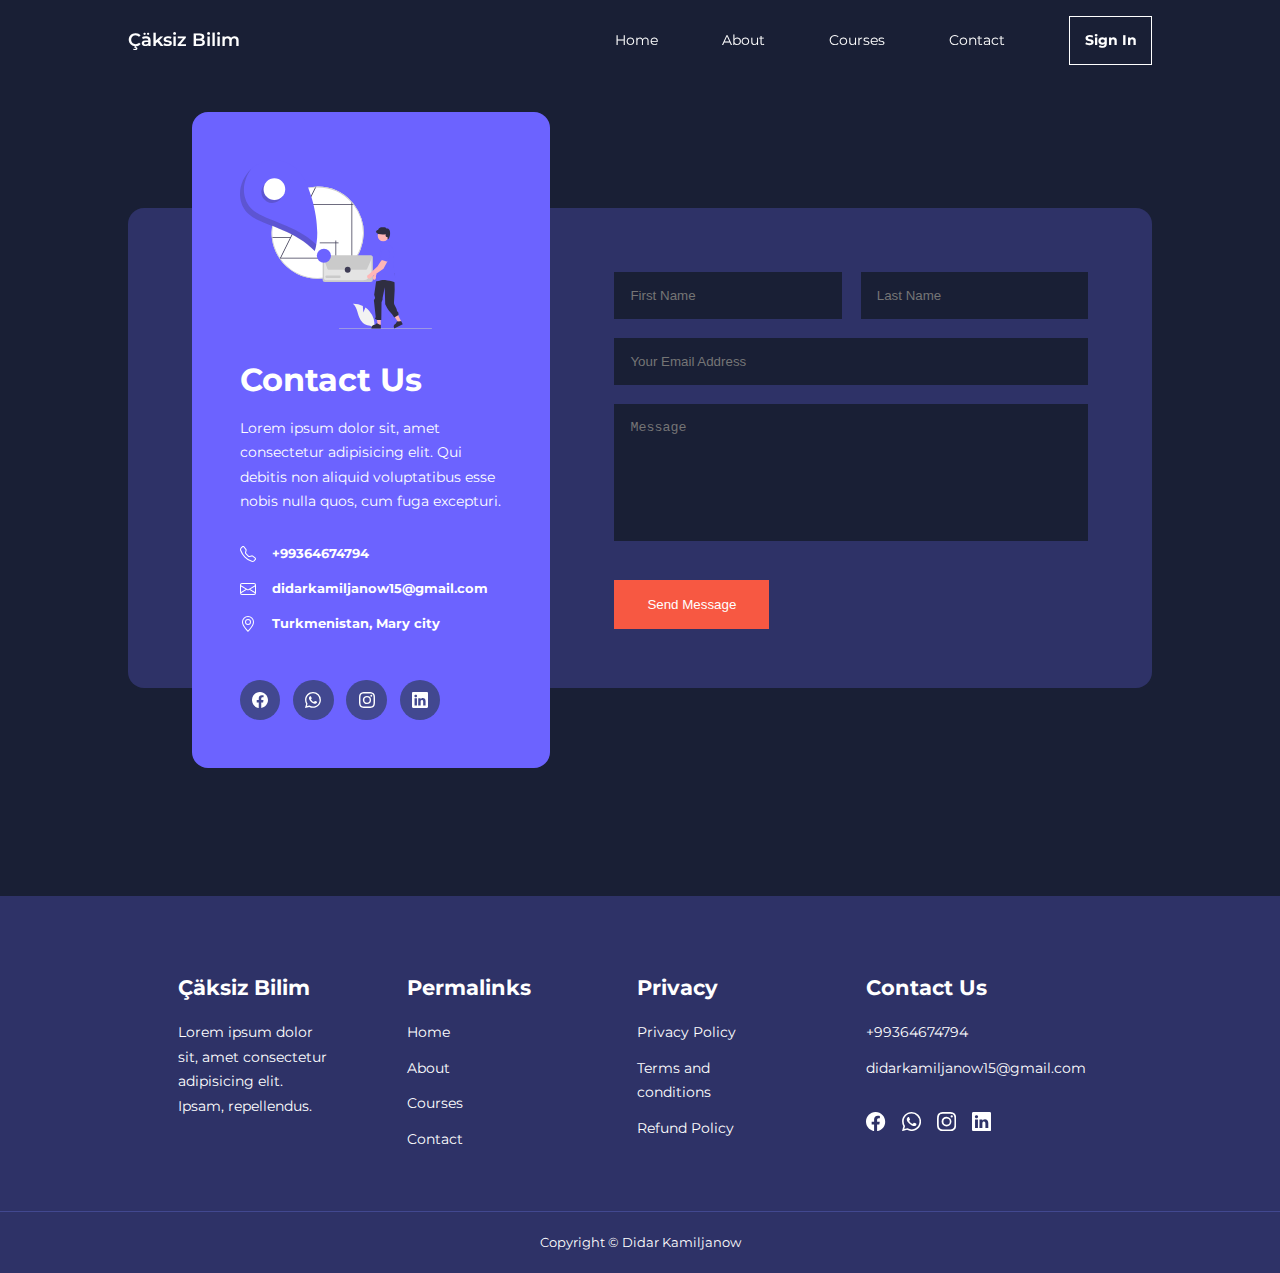
<file: contact.html>
<html lang="en">

<head>
    <meta charset="UTF-8">
    <meta name="viewport" content="width=device-width, initial-scale=1.0">
    <title>Contact</title>
    <!-- BOOTSTRAP ICON CDN -->
    <link rel="stylesheet" href="https://cdn.jsdelivr.net/npm/bootstrap-icons@1.3.0/font/bootstrap-icons.css">

    <!-- Google Montserrat font -->
    <link rel="preconnect" href="https://fonts.googleapis.com">
    <link rel="preconnect" href="https://fonts.gstatic.com" crossorigin>
    <link href="https://fonts.googleapis.com/css2?family=Montserrat:ital,wght@0,100..900;1,100..900&display=swap"
        rel="stylesheet">

    <!-- CSS -->
    <link rel="stylesheet" href="css/style.css">
    <link rel="stylesheet" href="css/contact.css">
</head>

<body>
    <!-- ===================== NAV BAR ===================== -->
    <nav>
        <div class="container nav_container">
            <a href="index.html" class="logo_font">Çäksiz Bilim</a>
            <ul class="nav_menu">
                <li><a href="index.html">Home</a></li>
                <li><a href="about.html">About</a></li>
                <li><a href="courses.html">Courses</a></li>
                <li><a href="contact.html">Contact</a></li>
                <li><a href="sign-in-up.html" class="sign-in"><b>Sign In</b></a></li>
            </ul>
            <button id="open-menu-btn"><i class="bi bi-list"></i></button>
            <button id="close-menu-btn">x</button>
        </div>
    </nav>
    <!-- ===================== END OF NAV BAR ===================== -->

    <!-- ===================== CONTACT ===================== -->
    <section class="contact">
        <div class="container contact_container">
            <aside class="contact_aside">
                <div class="aside_image">
                    <img src="images/contact.svg" alt="Contact_image">
                </div>
                <h2>Contact Us</h2>
                <p>Lorem ipsum dolor sit, amet consectetur adipisicing elit. Qui debitis non aliquid voluptatibus esse
                    nobis nulla quos, cum fuga excepturi.
                </p>
                <ul class="contact_details">
                    <!-- phone number -->
                    <li>
                        <svg xmlns="http://www.w3.org/2000/svg" width="16" height="16" fill="currentColor"
                            class="bi bi-telephone" viewBox="0 0 16 16">
                            <path
                                d="M3.654 1.328a.678.678 0 0 0-1.015-.063L1.605 2.3c-.483.484-.661 1.169-.45 1.77a17.6 17.6 0 0 0 4.168 6.608 17.6 17.6 0 0 0 6.608 4.168c.601.211 1.286.033 1.77-.45l1.034-1.034a.678.678 0 0 0-.063-1.015l-2.307-1.794a.68.68 0 0 0-.58-.122l-2.19.547a1.75 1.75 0 0 1-1.657-.459L5.482 8.062a1.75 1.75 0 0 1-.46-1.657l.548-2.19a.68.68 0 0 0-.122-.58zM1.884.511a1.745 1.745 0 0 1 2.612.163L6.29 2.98c.329.423.445.974.315 1.494l-.547 2.19a.68.68 0 0 0 .178.643l2.457 2.457a.68.68 0 0 0 .644.178l2.189-.547a1.75 1.75 0 0 1 1.494.315l2.306 1.794c.829.645.905 1.87.163 2.611l-1.034 1.034c-.74.74-1.846 1.065-2.877.702a18.6 18.6 0 0 1-7.01-4.42 18.6 18.6 0 0 1-4.42-7.009c-.362-1.03-.037-2.137.703-2.877z" />
                        </svg>
                        <h5>+99364674794</h5>
                    </li>

                    <!-- email address -->
                    <li>
                        <svg xmlns="http://www.w3.org/2000/svg" width="16" height="16" fill="currentColor"
                            class="bi bi-envelope" viewBox="0 0 16 16">
                            <path
                                d="M0 4a2 2 0 0 1 2-2h12a2 2 0 0 1 2 2v8a2 2 0 0 1-2 2H2a2 2 0 0 1-2-2zm2-1a1 1 0 0 0-1 1v.217l7 4.2 7-4.2V4a1 1 0 0 0-1-1zm13 2.383-4.708 2.825L15 11.105zm-.034 6.876-5.64-3.471L8 9.583l-1.326-.795-5.64 3.47A1 1 0 0 0 2 13h12a1 1 0 0 0 .966-.741M1 11.105l4.708-2.897L1 5.383z" />
                        </svg>
                        <h5>didarkamiljanow15@gmail.com</h5>
                    </li>

                    <!-- location -->
                    <li>
                        <svg xmlns="http://www.w3.org/2000/svg" width="16" height="16" fill="currentColor"
                            class="bi bi-geo-alt" viewBox="0 0 16 16">
                            <path
                                d="M12.166 8.94c-.524 1.062-1.234 2.12-1.96 3.07A32 32 0 0 1 8 14.58a32 32 0 0 1-2.206-2.57c-.726-.95-1.436-2.008-1.96-3.07C3.304 7.867 3 6.862 3 6a5 5 0 0 1 10 0c0 .862-.305 1.867-.834 2.94M8 16s6-5.686 6-10A6 6 0 0 0 2 6c0 4.314 6 10 6 10" />
                            <path d="M8 8a2 2 0 1 1 0-4 2 2 0 0 1 0 4m0 1a3 3 0 1 0 0-6 3 3 0 0 0 0 6" />
                        </svg>
                        <h5>Turkmenistan, Mary city</h5>
                    </li>
                </ul>

                <ul class="contact_socials">
                    <a href="https://facebook.com">
                        <!-- facebook -->
                        <svg xmlns="http://www.w3.org/2000/svg" width="16" height="16" fill="currentColor"
                            class="bi bi-facebook" viewBox="0 0 16 16">
                            <path
                                d="M16 8.049c0-4.446-3.582-8.05-8-8.05C3.58 0-.002 3.603-.002 8.05c0 4.017 2.926 7.347 6.75 7.951v-5.625h-2.03V8.05H6.75V6.275c0-2.017 1.195-3.131 3.022-3.131.876 0 1.791.157 1.791.157v1.98h-1.009c-.993 0-1.303.621-1.303 1.258v1.51h2.218l-.354 2.326H9.25V16c3.824-.604 6.75-3.934 6.75-7.951" />
                        </svg>
                    </a>
                    <a href="https://whatsap.com">
                        <!-- whatsap -->
                        <svg xmlns="http://www.w3.org/2000/svg" width="16" height="16" fill="currentColor"
                            class="bi bi-whatsapp" viewBox="0 0 16 16">
                            <path
                                d="M13.601 2.326A7.85 7.85 0 0 0 7.994 0C3.627 0 .068 3.558.064 7.926c0 1.399.366 2.76 1.057 3.965L0 16l4.204-1.102a7.9 7.9 0 0 0 3.79.965h.004c4.368 0 7.926-3.558 7.93-7.93A7.9 7.9 0 0 0 13.6 2.326zM7.994 14.521a6.6 6.6 0 0 1-3.356-.92l-.24-.144-2.494.654.666-2.433-.156-.251a6.56 6.56 0 0 1-1.007-3.505c0-3.626 2.957-6.584 6.591-6.584a6.56 6.56 0 0 1 4.66 1.931 6.56 6.56 0 0 1 1.928 4.66c-.004 3.639-2.961 6.592-6.592 6.592m3.615-4.934c-.197-.099-1.17-.578-1.353-.646-.182-.065-.315-.099-.445.099-.133.197-.513.646-.627.775-.114.133-.232.148-.43.05-.197-.1-.836-.308-1.592-.985-.59-.525-.985-1.175-1.103-1.372-.114-.198-.011-.304.088-.403.087-.088.197-.232.296-.346.1-.114.133-.198.198-.33.065-.134.034-.248-.015-.347-.05-.099-.445-1.076-.612-1.47-.16-.389-.323-.335-.445-.34-.114-.007-.247-.007-.38-.007a.73.73 0 0 0-.529.247c-.182.198-.691.677-.691 1.654s.71 1.916.81 2.049c.098.133 1.394 2.132 3.383 2.992.47.205.84.326 1.129.418.475.152.904.129 1.246.08.38-.058 1.171-.48 1.338-.943.164-.464.164-.86.114-.943-.049-.084-.182-.133-.38-.232" />
                        </svg>
                    </a>
                    <a href="https://facebook.com">
                        <!-- instagram -->
                        <svg xmlns="http://www.w3.org/2000/svg" width="16" height="16" fill="currentColor"
                            class="bi bi-instagram" viewBox="0 0 16 16">
                            <path
                                d="M8 0C5.829 0 5.556.01 4.703.048 3.85.088 3.269.222 2.76.42a3.9 3.9 0 0 0-1.417.923A3.9 3.9 0 0 0 .42 2.76C.222 3.268.087 3.85.048 4.7.01 5.555 0 5.827 0 8.001c0 2.172.01 2.444.048 3.297.04.852.174 1.433.372 1.942.205.526.478.972.923 1.417.444.445.89.719 1.416.923.51.198 1.09.333 1.942.372C5.555 15.99 5.827 16 8 16s2.444-.01 3.298-.048c.851-.04 1.434-.174 1.943-.372a3.9 3.9 0 0 0 1.416-.923c.445-.445.718-.891.923-1.417.197-.509.332-1.09.372-1.942C15.99 10.445 16 10.173 16 8s-.01-2.445-.048-3.299c-.04-.851-.175-1.433-.372-1.941a3.9 3.9 0 0 0-.923-1.417A3.9 3.9 0 0 0 13.24.42c-.51-.198-1.092-.333-1.943-.372C10.443.01 10.172 0 7.998 0zm-.717 1.442h.718c2.136 0 2.389.007 3.232.046.78.035 1.204.166 1.486.275.373.145.64.319.92.599s.453.546.598.92c.11.281.24.705.275 1.485.039.843.047 1.096.047 3.231s-.008 2.389-.047 3.232c-.035.78-.166 1.203-.275 1.485a2.5 2.5 0 0 1-.599.919c-.28.28-.546.453-.92.598-.28.11-.704.24-1.485.276-.843.038-1.096.047-3.232.047s-2.39-.009-3.233-.047c-.78-.036-1.203-.166-1.485-.276a2.5 2.5 0 0 1-.92-.598 2.5 2.5 0 0 1-.6-.92c-.109-.281-.24-.705-.275-1.485-.038-.843-.046-1.096-.046-3.233s.008-2.388.046-3.231c.036-.78.166-1.204.276-1.486.145-.373.319-.64.599-.92s.546-.453.92-.598c.282-.11.705-.24 1.485-.276.738-.034 1.024-.044 2.515-.045zm4.988 1.328a.96.96 0 1 0 0 1.92.96.96 0 0 0 0-1.92m-4.27 1.122a4.109 4.109 0 1 0 0 8.217 4.109 4.109 0 0 0 0-8.217m0 1.441a2.667 2.667 0 1 1 0 5.334 2.667 2.667 0 0 1 0-5.334" />
                        </svg>
                    </a>
                    <a href="https://facebook.com">
                        <!-- linkedin -->
                        <svg xmlns="http://www.w3.org/2000/svg" width="16" height="16" fill="currentColor"
                            class="bi bi-linkedin" viewBox="0 0 16 16">
                            <path
                                d="M0    1.146C0 .513.526 0 1.175 0h13.65C15.474 0 16 .513 16 1.146v13.708c0 .633-.526 1.146-1.175 1.146H1.175C.526 16 0 15.487 0 14.854zm4.943 12.248V6.169H2.542v7.225zm-1.2-8.212c.837 0 1.358-.554 1.358-1.248-.015-.709-.52-1.248-1.342-1.248S2.4 3.226 2.4 3.934c0 .694.521 1.248 1.327 1.248zm4.908 8.212V9.359c0-.216.016-.432.08-.586.173-.431.568-.878 1.232-.878.869 0 1.216.662 1.216 1.634v3.865h2.401V9.25c0-2.22-1.184-3.252-2.764-3.252-1.274 0-1.845.7-2.165 1.193v.025h-.016l.016-.025V6.169h-2.4c.03.678 0 7.225 0 7.225z" />
                        </svg>
                    </a>
                </ul>
            </aside>

            <form class="contact_form">
                <div class="form_name">
                    <input type="text" name="First Name" placeholder="First Name" required>
                    <input type="text" name="Last Name" placeholder="Last Name" required>
                </div>
                <input type="email" name="Email Address" placeholder="Your Email Address" required>
                <textarea name="Message" rows="7" placeholder="Message" required></textarea>
                <button type="submit" class="btn btn-primary">Send Message  </button>
            </form>

        </div>
    </section>

    <!-- ===================== FOOTER ===================== -->
    <footer>
        <div class="container footer_container">
            <div class="footer_1">
                <h4><a href="index.html" class="footer_logo">Çäksiz Bilim</a></h4>
                <p>
                    Lorem ipsum dolor sit, amet consectetur adipisicing elit. Ipsam, repellendus.
                </p>
            </div>
            <div class="footer_2">
                <h4>Permalinks</h4>
                <ul class="permalinks">
                    <li><a href="index.html">Home</a></li>
                    <li><a href="about.html">About</a></li>
                    <li><a href="courses.html">Courses</a></li>
                    <li><a href="contact.html">Contact</a></li>
                </ul>
            </div>
            <div class="footer_3">
                <h4>Privacy</h4>
                <ul class="privacy">
                    <li><a href="#">Privacy Policy</a></li>
                    <li><a href="#">Terms and conditions</a></li>
                    <li><a href="#">Refund Policy</a></li>
                </ul>
            </div>
            <div class="footer_4">
                <h4>Contact Us</h4>
                <div>
                    <p>+99364674794</p>
                    <p>didarkamiljanow15@gmail.com</p>
                </div>

                <ul class="footer_socials">
                    <li>
                        <svg xmlns="http://www.w3.org/2000/svg" width="16" height="16" fill="currentColor"
                            class="bi bi-facebook" viewBox="0 0 16 16">
                            <path
                                d="M16 8.049c0-4.446-3.582-8.05-8-8.05C3.58 0-.002 3.603-.002 8.05c0 4.017 2.926 7.347 6.75 7.951v-5.625h-2.03V8.05H6.75V6.275c0-2.017 1.195-3.131 3.022-3.131.876 0 1.791.157 1.791.157v1.98h-1.009c-.993 0-1.303.621-1.303 1.258v1.51h2.218l-.354 2.326H9.25V16c3.824-.604 6.75-3.934 6.75-7.951" />
                        </svg>
                    </li>
                    <li>
                        <svg xmlns="http://www.w3.org/2000/svg" width="16" height="16" fill="currentColor"
                            class="bi bi-whatsapp" viewBox="0 0 16 16">
                            <path
                                d="M13.601 2.326A7.85 7.85 0 0 0 7.994 0C3.627 0 .068 3.558.064 7.926c0 1.399.366 2.76 1.057 3.965L0 16l4.204-1.102a7.9 7.9 0 0 0 3.79.965h.004c4.368 0 7.926-3.558 7.93-7.93A7.9 7.9 0 0 0 13.6 2.326zM7.994 14.521a6.6 6.6 0 0 1-3.356-.92l-.24-.144-2.494.654.666-2.433-.156-.251a6.56 6.56 0 0 1-1.007-3.505c0-3.626 2.957-6.584 6.591-6.584a6.56 6.56 0 0 1 4.66 1.931 6.56 6.56 0 0 1 1.928 4.66c-.004 3.639-2.961 6.592-6.592 6.592m3.615-4.934c-.197-.099-1.17-.578-1.353-.646-.182-.065-.315-.099-.445.099-.133.197-.513.646-.627.775-.114.133-.232.148-.43.05-.197-.1-.836-.308-1.592-.985-.59-.525-.985-1.175-1.103-1.372-.114-.198-.011-.304.088-.403.087-.088.197-.232.296-.346.1-.114.133-.198.198-.33.065-.134.034-.248-.015-.347-.05-.099-.445-1.076-.612-1.47-.16-.389-.323-.335-.445-.34-.114-.007-.247-.007-.38-.007a.73.73 0 0 0-.529.247c-.182.198-.691.677-.691 1.654s.71 1.916.81 2.049c.098.133 1.394 2.132 3.383 2.992.47.205.84.326 1.129.418.475.152.904.129 1.246.08.38-.058 1.171-.48 1.338-.943.164-.464.164-.86.114-.943-.049-.084-.182-.133-.38-.232" />
                        </svg>
                    </li>
                    <li>
                        <svg xmlns="http://www.w3.org/2000/svg" width="16" height="16" fill="currentColor"
                            class="bi bi-instagram" viewBox="0 0 16 16">
                            <path
                                d="M8 0C5.829 0 5.556.01 4.703.048 3.85.088 3.269.222 2.76.42a3.9 3.9 0 0 0-1.417.923A3.9 3.9 0 0 0 .42 2.76C.222 3.268.087 3.85.048 4.7.01 5.555 0 5.827 0 8.001c0 2.172.01 2.444.048 3.297.04.852.174 1.433.372 1.942.205.526.478.972.923 1.417.444.445.89.719 1.416.923.51.198 1.09.333 1.942.372C5.555 15.99 5.827 16 8 16s2.444-.01 3.298-.048c.851-.04 1.434-.174 1.943-.372a3.9 3.9 0 0 0 1.416-.923c.445-.445.718-.891.923-1.417.197-.509.332-1.09.372-1.942C15.99 10.445 16 10.173 16 8s-.01-2.445-.048-3.299c-.04-.851-.175-1.433-.372-1.941a3.9 3.9 0 0 0-.923-1.417A3.9 3.9 0 0 0 13.24.42c-.51-.198-1.092-.333-1.943-.372C10.443.01 10.172 0 7.998 0zm-.717 1.442h.718c2.136 0 2.389.007 3.232.046.78.035 1.204.166 1.486.275.373.145.64.319.92.599s.453.546.598.92c.11.281.24.705.275 1.485.039.843.047 1.096.047 3.231s-.008 2.389-.047 3.232c-.035.78-.166 1.203-.275 1.485a2.5 2.5 0 0 1-.599.919c-.28.28-.546.453-.92.598-.28.11-.704.24-1.485.276-.843.038-1.096.047-3.232.047s-2.39-.009-3.233-.047c-.78-.036-1.203-.166-1.485-.276a2.5 2.5 0 0 1-.92-.598 2.5 2.5 0 0 1-.6-.92c-.109-.281-.24-.705-.275-1.485-.038-.843-.046-1.096-.046-3.233s.008-2.388.046-3.231c.036-.78.166-1.204.276-1.486.145-.373.319-.64.599-.92s.546-.453.92-.598c.282-.11.705-.24 1.485-.276.738-.034 1.024-.044 2.515-.045zm4.988 1.328a.96.96 0 1 0 0 1.92.96.96 0 0 0 0-1.92m-4.27 1.122a4.109 4.109 0 1 0 0 8.217 4.109 4.109 0 0 0 0-8.217m0 1.441a2.667 2.667 0 1 1 0 5.334 2.667 2.667 0 0 1 0-5.334" />
                        </svg>
                    </li>
                    <li>
                        <svg xmlns="http://www.w3.org/2000/svg" width="16" height="16" fill="currentColor"
                            class="bi bi-linkedin" viewBox="0 0 16 16">
                            <path
                                d="M0 1.146C0 .513.526 0 1.175 0h13.65C15.474 0 16 .513 16 1.146v13.708c0 .633-.526 1.146-1.175 1.146H1.175C.526 16 0 15.487 0 14.854zm4.943 12.248V6.169H2.542v7.225zm-1.2-8.212c.837 0 1.358-.554 1.358-1.248-.015-.709-.52-1.248-1.342-1.248S2.4 3.226 2.4 3.934c0 .694.521 1.248 1.327 1.248zm4.908 8.212V9.359c0-.216.016-.432.08-.586.173-.431.568-.878 1.232-.878.869 0 1.216.662 1.216 1.634v3.865h2.401V9.25c0-2.22-1.184-3.252-2.764-3.252-1.274 0-1.845.7-2.165 1.193v.025h-.016l.016-.025V6.169h-2.4c.03.678 0 7.225 0 7.225z" />
                        </svg>
                    </li>
                </ul>
            </div>
        </div>
    </footer>
    <div class="footer_copyright">
        <small>Copyright &copy; Didar Kamiljanow</small>
    </div>

    <script>
        const navMenu = document.querySelector('.nav_menu')
        const menuBtn = document.querySelector('#open-menu-btn')
        const closeBtn = document.querySelector('#close-menu-btn')

        menuBtn.addEventListener('click', () => {
            navMenu.style.display = "flex";
            menuBtn.style.display = "none";
            closeBtn.style.display = 'inline-block'
        })

        closeBtn.addEventListener('click', () => {
            navMenu.style.display = 'none';
            menuBtn.style.display = 'inline-block';
            closeBtn.style.display = 'none';
        })

        window.addEventListener("scroll", () => {
            document.querySelector('nav').classList.toggle("window-scroll", window.scrollY > 0)
        })
    </script>
</body>

</html>
</file>
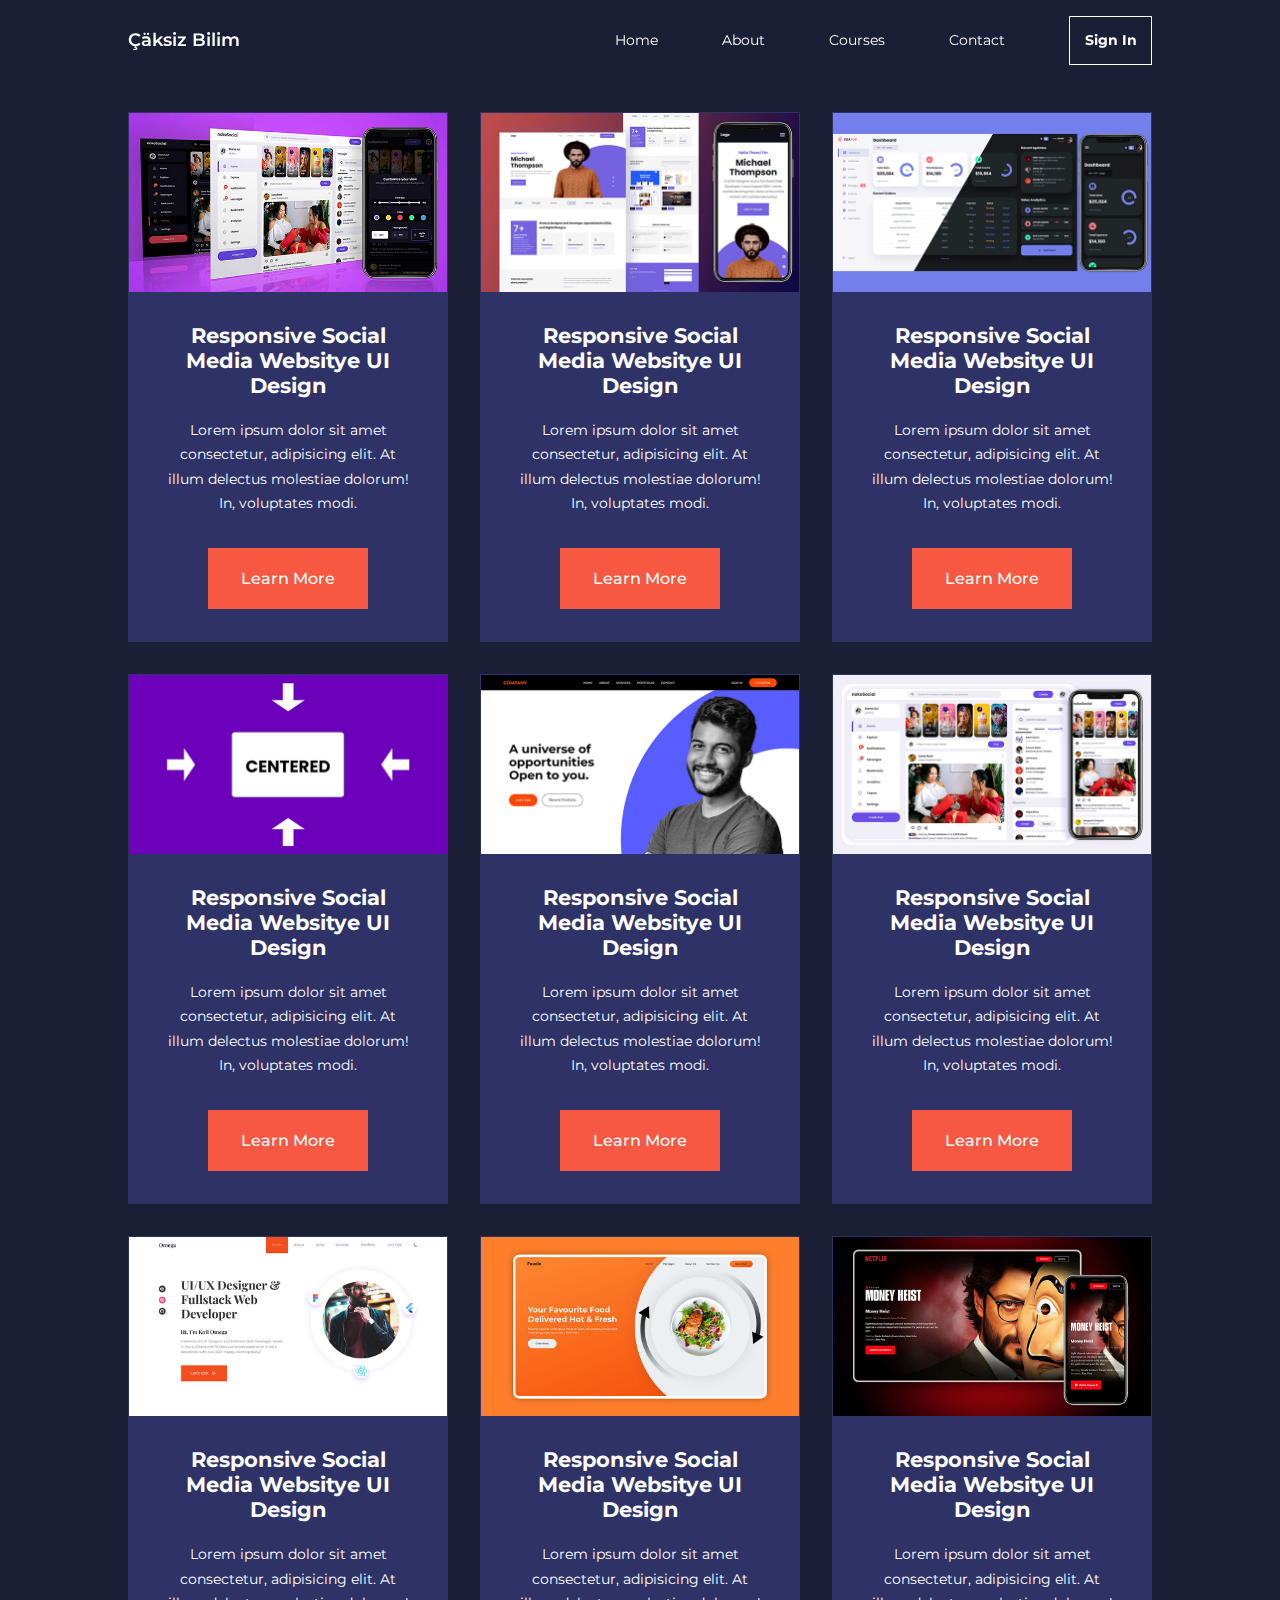
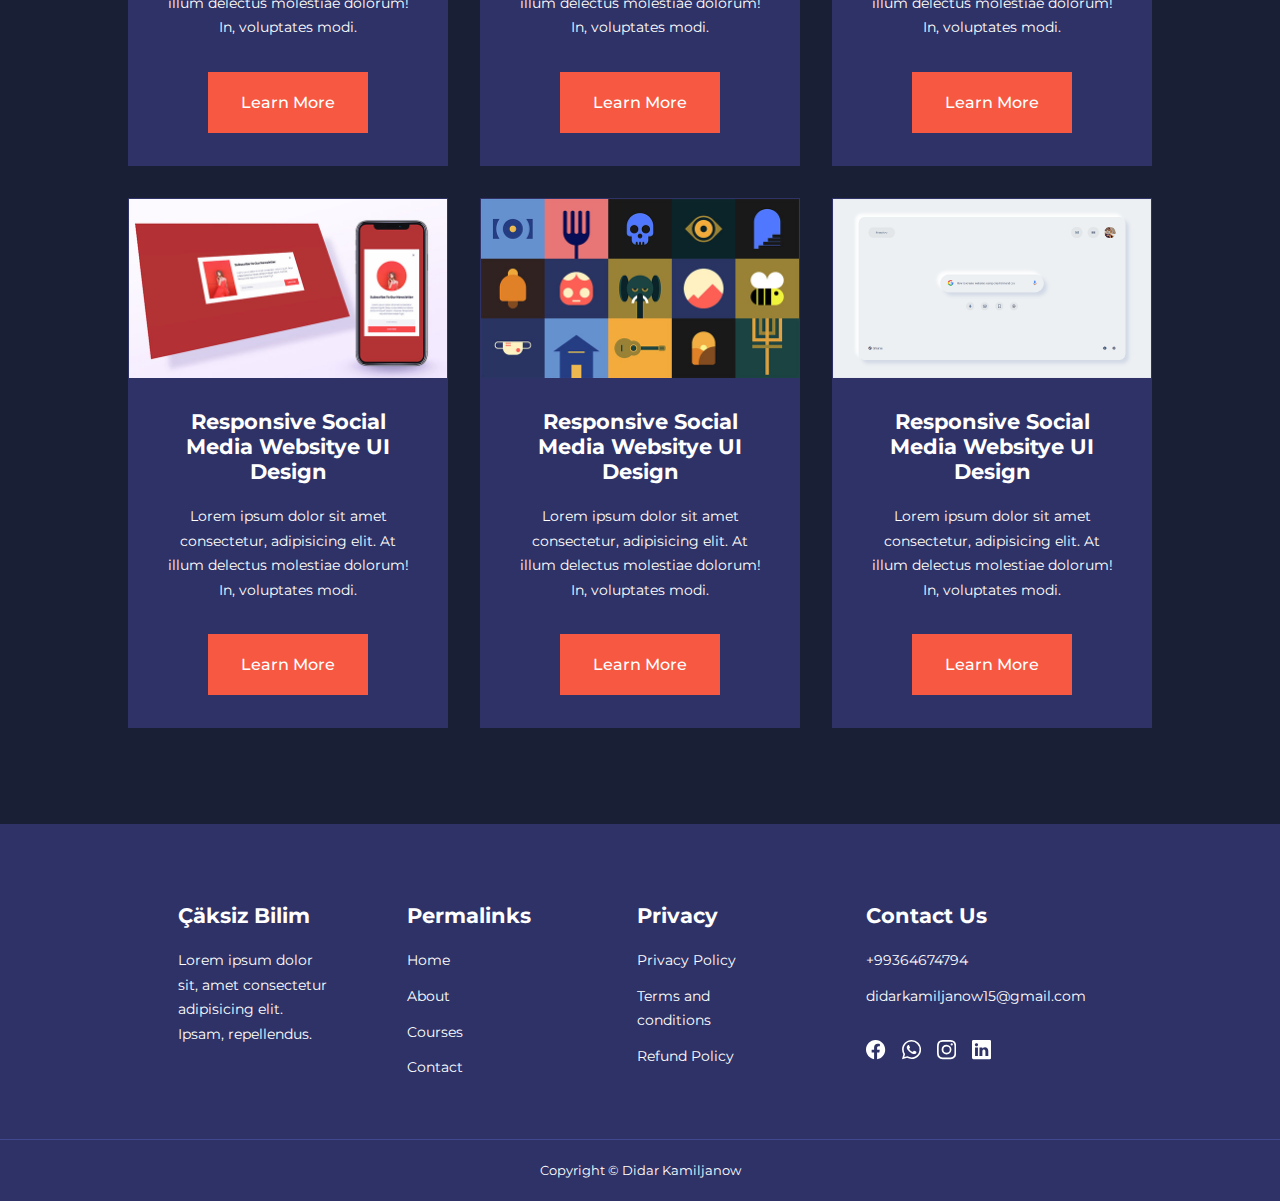
<file: courses.html>
<html lang="en">

<head>
    <meta charset="UTF-8">
    <meta name="viewport" content="width=device-width, initial-scale=1.0">
    <title>Courses</title>
    <!-- BOOTSTRAP ICON CDN -->
    <link rel="stylesheet" href="https://cdn.jsdelivr.net/npm/bootstrap-icons@1.3.0/font/bootstrap-icons.css">

    <!-- Google Montserrat font -->
    <link rel="preconnect" href="https://fonts.googleapis.com">
    <link rel="preconnect" href="https://fonts.gstatic.com" crossorigin>
    <link href="https://fonts.googleapis.com/css2?family=Montserrat:ital,wght@0,100..900;1,100..900&display=swap"
        rel="stylesheet">

    <!-- CSS -->
    <link rel="stylesheet" href="css/style.css">
    <link rel="stylesheet" href="css/about.css">
    <style>
        .courses
        {
            margin-top: 1rem;
        }
    </style>
</head>

<body>
    <!-- ===================== NAV BAR ===================== -->
    <nav>
        <div class="container nav_container">
            <a href="index.html" class="logo_font">Çäksiz Bilim</a>
            <ul class="nav_menu">
                <li><a href="index.html">Home</a></li>
                <li><a href="about.html">About</a></li>
                <li><a href="courses.html">Courses</a></li>
                <li><a href="contact.html">Contact</a></li>
                <li><a href="sign-in-up.html" class="sign-in"><b>Sign In</b></a></li>
            </ul>
            <button id="open-menu-btn"><i class="bi bi-list"></i></button>
            <button id="close-menu-btn">x</button>
        </div>
    </nav>
    <!-- ===================== END OF NAV BAR ===================== -->

    <!-- ===================== COURSES ===================== -->
    <section class="courses">
        <div class="container courses_container">

            <!-- Course -->
            <article class="course">
                <div class="course_image">
                    <img src="./images/course1.jpg" alt="course1">
                </div>
                <div class="course_info">
                    <h4>Responsive Social Media Websitye UI Design</h4>
                    <p>
                        Lorem ipsum dolor sit amet consectetur, adipisicing elit. At illum delectus molestiae dolorum!
                        In,
                        voluptates modi.
                    </p>
                    <a href="courses.html" class="btn btn-primary">Learn More</a>
                </div>
            </article>

            <!-- Course -->
            <article class="course">
                <div class="course_image">
                    <img src="./images/course2.jpg" alt="course1">
                </div>
                <div class="course_info">
                    <h4>Responsive Social Media Websitye UI Design</h4>
                    <p>
                        Lorem ipsum dolor sit amet consectetur, adipisicing elit. At illum delectus molestiae dolorum!
                        In,
                        voluptates modi.
                    </p>
                    <a href="courses.html" class="btn btn-primary">Learn More</a>
                </div>
            </article>

            <!-- Course -->
            <article class="course">
                <div class="course_image">
                    <img src="./images/course3.jpg" alt="course1">
                </div>
                <div class="course_info">
                    <h4>Responsive Social Media Websitye UI Design</h4>
                    <p>
                        Lorem ipsum dolor sit amet consectetur, adipisicing elit. At illum delectus molestiae dolorum!
                        In,
                        voluptates modi.
                    </p>
                    <a href="courses.html" class="btn btn-primary">Learn More</a>
                </div>
            </article>
            
            <!-- Course -->
            <article class="course">
                <div class="course_image">
                    <img src="./images/course4.jpg" alt="course1">
                </div>
                <div class="course_info">
                    <h4>Responsive Social Media Websitye UI Design</h4>
                    <p>
                        Lorem ipsum dolor sit amet consectetur, adipisicing elit. At illum delectus molestiae dolorum!
                        In,
                        voluptates modi.
                    </p>
                    <a href="courses.html" class="btn btn-primary">Learn More</a>
                </div>
            </article>
            
            <!-- Course -->
            <article class="course">
                <div class="course_image">
                    <img src="./images/course5.jpg" alt="course1">
                </div>
                <div class="course_info">
                    <h4>Responsive Social Media Websitye UI Design</h4>
                    <p>
                        Lorem ipsum dolor sit amet consectetur, adipisicing elit. At illum delectus molestiae dolorum!
                        In,
                        voluptates modi.
                    </p>
                    <a href="courses.html" class="btn btn-primary">Learn More</a>
                </div>
            </article>
            
            <!-- Course -->
            <article class="course">
                <div class="course_image">
                    <img src="./images/course6.jpg" alt="course1">
                </div>
                <div class="course_info">
                    <h4>Responsive Social Media Websitye UI Design</h4>
                    <p>
                        Lorem ipsum dolor sit amet consectetur, adipisicing elit. At illum delectus molestiae dolorum!
                        In,
                        voluptates modi.
                    </p>
                    <a href="courses.html" class="btn btn-primary">Learn More</a>
                </div>
            </article>
            
            <!-- Course -->
            <article class="course">
                <div class="course_image">
                    <img src="./images/course7.jpg" alt="course1">
                </div>
                <div class="course_info">
                    <h4>Responsive Social Media Websitye UI Design</h4>
                    <p>
                        Lorem ipsum dolor sit amet consectetur, adipisicing elit. At illum delectus molestiae dolorum!
                        In,
                        voluptates modi.
                    </p>
                    <a href="courses.html" class="btn btn-primary">Learn More</a>
                </div>
            </article>

            <!-- Course -->
            <article class="course">
                <div class="course_image">
                    <img src="./images/course8.jpg" alt="course1">
                </div>
                <div class="course_info">
                    <h4>Responsive Social Media Websitye UI Design</h4>
                    <p>
                        Lorem ipsum dolor sit amet consectetur, adipisicing elit. At illum delectus molestiae dolorum!
                        In,
                        voluptates modi.
                    </p>
                    <a href="courses.html" class="btn btn-primary">Learn More</a>
                </div>
            </article>
            
            <!-- Course -->
            <article class="course">
                <div class="course_image">
                    <img src="./images/course9.jpg" alt="course1">
                </div>
                <div class="course_info">
                    <h4>Responsive Social Media Websitye UI Design</h4>
                    <p>
                        Lorem ipsum dolor sit amet consectetur, adipisicing elit. At illum delectus molestiae dolorum!
                        In,
                        voluptates modi.
                    </p>
                    <a href="courses.html" class="btn btn-primary">Learn More</a>
                </div>
            </article>

            <!-- Course -->
            <article class="course">
                <div class="course_image">
                    <img src="./images/course10.jpg" alt="course1">
                </div>
                <div class="course_info">
                    <h4>Responsive Social Media Websitye UI Design</h4>
                    <p>
                        Lorem ipsum dolor sit amet consectetur, adipisicing elit. At illum delectus molestiae dolorum!
                        In,
                        voluptates modi.
                    </p>
                    <a href="courses.html" class="btn btn-primary">Learn More</a>
                </div>
            </article>
            
            <!-- Course -->
            <article class="course">
                <div class="course_image">
                    <img src="./images/course11.jpg" alt="course1">
                </div>
                <div class="course_info">
                    <h4>Responsive Social Media Websitye UI Design</h4>
                    <p>
                        Lorem ipsum dolor sit amet consectetur, adipisicing elit. At illum delectus molestiae dolorum!
                        In,
                        voluptates modi.
                    </p>
                    <a href="courses.html" class="btn btn-primary">Learn More</a>
                </div>
            </article>
            
            <!-- Course -->
            <article class="course">
                <div class="course_image">
                    <img src="./images/course12.jpg" alt="course1">
                </div>
                <div class="course_info">
                    <h4>Responsive Social Media Websitye UI Design</h4>
                    <p>
                        Lorem ipsum dolor sit amet consectetur, adipisicing elit. At illum delectus molestiae dolorum!
                        In,
                        voluptates modi.
                    </p>
                    <a href="courses.html" class="btn btn-primary">Learn More</a>
                </div>
            </article>
        </div>
    </section>
    <!-- ===================== END OF COURSES ===================== -->

    <!-- ===================== FOOTER ===================== -->
    <footer>
        <div class="container footer_container">
            <div class="footer_1">
                <h4><a href="index.html" class="footer_logo">Çäksiz Bilim</a></h4>
                <p>
                    Lorem ipsum dolor sit, amet consectetur adipisicing elit. Ipsam, repellendus.
                </p>
            </div>
            <div class="footer_2">
                <h4>Permalinks</h4>
                <ul class="permalinks">
                    <li><a href="index.html">Home</a></li>
                    <li><a href="about.html">About</a></li>
                    <li><a href="courses.html">Courses</a></li>
                    <li><a href="contact.html">Contact</a></li>
                </ul>
            </div>
            <div class="footer_3">
                <h4>Privacy</h4>
                <ul class="privacy">
                    <li><a href="#">Privacy Policy</a></li>
                    <li><a href="#">Terms and conditions</a></li>
                    <li><a href="#">Refund Policy</a></li>
                </ul>
            </div>
            <div class="footer_4">
                <h4>Contact Us</h4>
                <div>
                    <p>+99364674794</p>
                    <p>didarkamiljanow15@gmail.com</p>
                </div>

                <ul class="footer_socials">
                    <li>
                        <svg xmlns="http://www.w3.org/2000/svg" width="16" height="16" fill="currentColor"
                            class="bi bi-facebook" viewBox="0 0 16 16">
                            <path
                                d="M16 8.049c0-4.446-3.582-8.05-8-8.05C3.58 0-.002 3.603-.002 8.05c0 4.017 2.926 7.347 6.75 7.951v-5.625h-2.03V8.05H6.75V6.275c0-2.017 1.195-3.131 3.022-3.131.876 0 1.791.157 1.791.157v1.98h-1.009c-.993 0-1.303.621-1.303 1.258v1.51h2.218l-.354 2.326H9.25V16c3.824-.604 6.75-3.934 6.75-7.951" />
                        </svg>
                    </li>
                    <li>
                        <svg xmlns="http://www.w3.org/2000/svg" width="16" height="16" fill="currentColor"
                            class="bi bi-whatsapp" viewBox="0 0 16 16">
                            <path
                                d="M13.601 2.326A7.85 7.85 0 0 0 7.994 0C3.627 0 .068 3.558.064 7.926c0 1.399.366 2.76 1.057 3.965L0 16l4.204-1.102a7.9 7.9 0 0 0 3.79.965h.004c4.368 0 7.926-3.558 7.93-7.93A7.9 7.9 0 0 0 13.6 2.326zM7.994 14.521a6.6 6.6 0 0 1-3.356-.92l-.24-.144-2.494.654.666-2.433-.156-.251a6.56 6.56 0 0 1-1.007-3.505c0-3.626 2.957-6.584 6.591-6.584a6.56 6.56 0 0 1 4.66 1.931 6.56 6.56 0 0 1 1.928 4.66c-.004 3.639-2.961 6.592-6.592 6.592m3.615-4.934c-.197-.099-1.17-.578-1.353-.646-.182-.065-.315-.099-.445.099-.133.197-.513.646-.627.775-.114.133-.232.148-.43.05-.197-.1-.836-.308-1.592-.985-.59-.525-.985-1.175-1.103-1.372-.114-.198-.011-.304.088-.403.087-.088.197-.232.296-.346.1-.114.133-.198.198-.33.065-.134.034-.248-.015-.347-.05-.099-.445-1.076-.612-1.47-.16-.389-.323-.335-.445-.34-.114-.007-.247-.007-.38-.007a.73.73 0 0 0-.529.247c-.182.198-.691.677-.691 1.654s.71 1.916.81 2.049c.098.133 1.394 2.132 3.383 2.992.47.205.84.326 1.129.418.475.152.904.129 1.246.08.38-.058 1.171-.48 1.338-.943.164-.464.164-.86.114-.943-.049-.084-.182-.133-.38-.232" />
                        </svg>
                    </li>
                    <li>
                        <svg xmlns="http://www.w3.org/2000/svg" width="16" height="16" fill="currentColor"
                            class="bi bi-instagram" viewBox="0 0 16 16">
                            <path
                                d="M8 0C5.829 0 5.556.01 4.703.048 3.85.088 3.269.222 2.76.42a3.9 3.9 0 0 0-1.417.923A3.9 3.9 0 0 0 .42 2.76C.222 3.268.087 3.85.048 4.7.01 5.555 0 5.827 0 8.001c0 2.172.01 2.444.048 3.297.04.852.174 1.433.372 1.942.205.526.478.972.923 1.417.444.445.89.719 1.416.923.51.198 1.09.333 1.942.372C5.555 15.99 5.827 16 8 16s2.444-.01 3.298-.048c.851-.04 1.434-.174 1.943-.372a3.9 3.9 0 0 0 1.416-.923c.445-.445.718-.891.923-1.417.197-.509.332-1.09.372-1.942C15.99 10.445 16 10.173 16 8s-.01-2.445-.048-3.299c-.04-.851-.175-1.433-.372-1.941a3.9 3.9 0 0 0-.923-1.417A3.9 3.9 0 0 0 13.24.42c-.51-.198-1.092-.333-1.943-.372C10.443.01 10.172 0 7.998 0zm-.717 1.442h.718c2.136 0 2.389.007 3.232.046.78.035 1.204.166 1.486.275.373.145.64.319.92.599s.453.546.598.92c.11.281.24.705.275 1.485.039.843.047 1.096.047 3.231s-.008 2.389-.047 3.232c-.035.78-.166 1.203-.275 1.485a2.5 2.5 0 0 1-.599.919c-.28.28-.546.453-.92.598-.28.11-.704.24-1.485.276-.843.038-1.096.047-3.232.047s-2.39-.009-3.233-.047c-.78-.036-1.203-.166-1.485-.276a2.5 2.5 0 0 1-.92-.598 2.5 2.5 0 0 1-.6-.92c-.109-.281-.24-.705-.275-1.485-.038-.843-.046-1.096-.046-3.233s.008-2.388.046-3.231c.036-.78.166-1.204.276-1.486.145-.373.319-.64.599-.92s.546-.453.92-.598c.282-.11.705-.24 1.485-.276.738-.034 1.024-.044 2.515-.045zm4.988 1.328a.96.96 0 1 0 0 1.92.96.96 0 0 0 0-1.92m-4.27 1.122a4.109 4.109 0 1 0 0 8.217 4.109 4.109 0 0 0 0-8.217m0 1.441a2.667 2.667 0 1 1 0 5.334 2.667 2.667 0 0 1 0-5.334" />
                        </svg>
                    </li>
                    <li>
                        <svg xmlns="http://www.w3.org/2000/svg" width="16" height="16" fill="currentColor"
                            class="bi bi-linkedin" viewBox="0 0 16 16">
                            <path
                                d="M0 1.146C0 .513.526 0 1.175 0h13.65C15.474 0 16 .513 16 1.146v13.708c0 .633-.526 1.146-1.175 1.146H1.175C.526 16 0 15.487 0 14.854zm4.943 12.248V6.169H2.542v7.225zm-1.2-8.212c.837 0 1.358-.554 1.358-1.248-.015-.709-.52-1.248-1.342-1.248S2.4 3.226 2.4 3.934c0 .694.521 1.248 1.327 1.248zm4.908 8.212V9.359c0-.216.016-.432.08-.586.173-.431.568-.878 1.232-.878.869 0 1.216.662 1.216 1.634v3.865h2.401V9.25c0-2.22-1.184-3.252-2.764-3.252-1.274 0-1.845.7-2.165 1.193v.025h-.016l.016-.025V6.169h-2.4c.03.678 0 7.225 0 7.225z" />
                        </svg>
                    </li>
                </ul>
            </div>
        </div>
    </footer>
    <div class="footer_copyright">
        <small>Copyright &copy; Didar Kamiljanow</small>
    </div>
    
    <script>
        const navMenu = document.querySelector('.nav_menu')
        const menuBtn = document.querySelector('#open-menu-btn')
        const closeBtn = document.querySelector('#close-menu-btn')

        menuBtn.addEventListener('click', () => {
            navMenu.style.display = "flex";
            menuBtn.style.display = "none";
            closeBtn.style.display = 'inline-block'
        })

        closeBtn.addEventListener('click', () =>{
            navMenu.style.display = 'none';
            menuBtn.style.display = 'inline-block';
            closeBtn.style.display = 'none';
        })

        window.addEventListener("scroll", ()=>
        {
            document.querySelector('nav').classList.toggle("window-scroll", window.scrollY > 0)
        })
    </script>
</body>
</html>
</file>
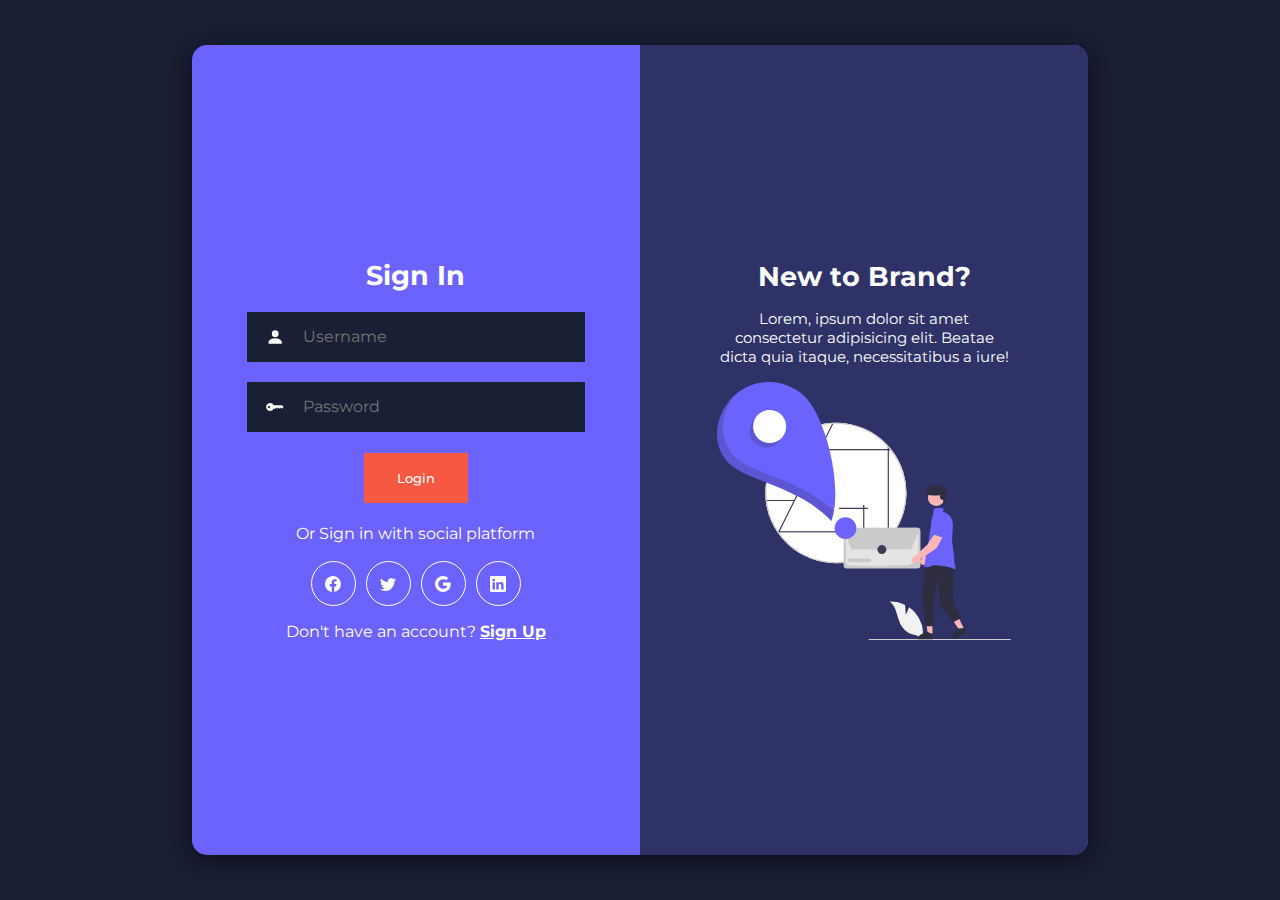
<file: sign-in-up.html>
<html lang="en">

<head>
    <meta charset="UTF-8">
    <meta name="viewport" content="width=device-width, initial-scale=1.0">
    <title>Sign-In-Up</title>
    <link rel="stylesheet" href="css/sign-in-up.css">

    <!-- Google Montserrat font -->
    <link rel="preconnect" href="https://fonts.googleapis.com">
    <link rel="preconnect" href="https://fonts.gstatic.com" crossorigin>
    <link href="https://fonts.googleapis.com/css2?family=Montserrat:ital,wght@0,100..900;1,100..900&display=swap"
        rel="stylesheet">
</head>

<body>
    
    <div class="container">
        <div class="signin-signup">

            <!-- Sign In Form -->
            <form action="" class="sign-in-form">
                <h2 class="title">Sign In</h2>
                <div class="input-field">
                    <!-- username icon -->
                    <svg xmlns="http://www.w3.org/2000/svg" width="16" height="16" fill="currentColor"
                        class="bi bi-person-fill" viewBox="0 0 16 16">
                        <path d="M3 14s-1 0-1-1 1-4 6-4 6 3 6 4-1 1-1 1zm5-6a3 3 0 1 0 0-6 3 3 0 0 0 0 6" />
                    </svg>
                    <input type="text" placeholder="Username">
                </div>
                <div class="input-field">
                    <!-- password icon -->
                    <svg xmlns="http://www.w3.org/2000/svg" width="16" height="16" fill="currentColor"
                        class="bi bi-key-fill" viewBox="0 0 16 16">
                        <path
                            d="M3.5 11.5a3.5 3.5 0 1 1 3.163-5H14L15.5 8 14 9.5l-1-1-1 1-1-1-1 1-1-1-1 1H6.663a3.5 3.5 0 0 1-3.163 2M2.5 9a1 1 0 1 0 0-2 1 1 0 0 0 0 2" />
                    </svg>
                    <input type="password" placeholder="Password">
                </div>
                <input type="submit" value="Login" class="btn btn-primary">
                <p class="social-text">Or Sign in with social platform</p>
                <div class="social-media">
                    <!-- Facebook -->
                    <a href="" class="social-icon">
                        <svg xmlns="http://www.w3.org/2000/svg" width="16" height="16" fill="currentColor"
                            class="bi bi-facebook" viewBox="0 0 16 16">
                            <path
                                d="M16 8.049c0-4.446-3.582-8.05-8-8.05C3.58 0-.002 3.603-.002 8.05c0 4.017 2.926 7.347 6.75 7.951v-5.625h-2.03V8.05H6.75V6.275c0-2.017 1.195-3.131 3.022-3.131.876 0 1.791.157 1.791.157v1.98h-1.009c-.993 0-1.303.621-1.303 1.258v1.51h2.218l-.354 2.326H9.25V16c3.824-.604 6.75-3.934 6.75-7.951" />
                        </svg>
                    </a>
                    <!-- Twitter -->
                    <a href="" class="social-icon">
                        <svg xmlns="http://www.w3.org/2000/svg" width="16" height="16" fill="currentColor"
                            class="bi bi-twitter" viewBox="0 0 16 16">
                            <path
                                d="M5.026 15c6.038 0 9.341-5.003 9.341-9.334q.002-.211-.006-.422A6.7 6.7 0 0 0 16 3.542a6.7 6.7 0 0 1-1.889.518 3.3 3.3 0 0 0 1.447-1.817 6.5 6.5 0 0 1-2.087.793A3.286 3.286 0 0 0 7.875 6.03a9.32 9.32 0 0 1-6.767-3.429 3.29 3.29 0 0 0 1.018 4.382A3.3 3.3 0 0 1 .64 6.575v.045a3.29 3.29 0 0 0 2.632 3.218 3.2 3.2 0 0 1-.865.115 3 3 0 0 1-.614-.057 3.28 3.28 0 0 0 3.067 2.277A6.6 6.6 0 0 1 .78 13.58a6 6 0 0 1-.78-.045A9.34 9.34 0 0 0 5.026 15" />
                        </svg>
                    </a>
                    <!-- Google -->
                    <a href="" class="social-icon">
                        <svg xmlns="http://www.w3.org/2000/svg" width="16" height="16" fill="currentColor"
                            class="bi bi-google" viewBox="0 0 16 16">
                            <path
                                d="M15.545 6.558a9.4 9.4 0 0 1 .139 1.626c0 2.434-.87 4.492-2.384 5.885h.002C11.978 15.292 10.158 16 8 16A8 8 0 1 1 8 0a7.7 7.7 0 0 1 5.352 2.082l-2.284 2.284A4.35 4.35 0 0 0 8 3.166c-2.087 0-3.86 1.408-4.492 3.304a4.8 4.8 0 0 0 0 3.063h.003c.635 1.893 2.405 3.301 4.492 3.301 1.078 0 2.004-.276 2.722-.764h-.003a3.7 3.7 0 0 0 1.599-2.431H8v-3.08z" />
                        </svg>
                    </a>
                    <!-- LinkedIn -->
                    <a href="" class="social-icon">
                        <svg xmlns="http://www.w3.org/2000/svg" width="16" height="16" fill="currentColor"
                            class="bi bi-linkedin" viewBox="0 0 16 16">
                            <path
                                d="M0 1.146C0 .513.526 0 1.175 0h13.65C15.474 0 16 .513 16 1.146v13.708c0 .633-.526 1.146-1.175 1.146H1.175C.526 16 0 15.487 0 14.854zm4.943 12.248V6.169H2.542v7.225zm-1.2-8.212c.837 0 1.358-.554 1.358-1.248-.015-.709-.52-1.248-1.342-1.248S2.4 3.226 2.4 3.934c0 .694.521 1.248 1.327 1.248zm4.908 8.212V9.359c0-.216.016-.432.08-.586.173-.431.568-.878 1.232-.878.869 0 1.216.662 1.216 1.634v3.865h2.401V9.25c0-2.22-1.184-3.252-2.764-3.252-1.274 0-1.845.7-2.165 1.193v.025h-.016l.016-.025V6.169h-2.4c.03.678 0 7.225 0 7.225z" />
                        </svg>
                    </a>
                </div>
                <p class="account-text">
                    Don't have an account?
                    <b>
                        <a href="#" class="sign-up-btn">Sign Up</a>
                        <a href="#" class="sign-up-btn2">Sign Up</a>
                    </b>
                </p>
            </form>


            <!-- Sign Up Form -->
            <form action="" class="sign-up-form">
                <h2 class="title">Sign Up</h2>
                <div class="input-field">
                    <!-- username icon -->
                    <svg xmlns="http://www.w3.org/2000/svg" width="16" height="16" fill="currentColor"
                        class="bi bi-person-fill" viewBox="0 0 16 16">
                        <path d="M3 14s-1 0-1-1 1-4 6-4 6 3 6 4-1 1-1 1zm5-6a3 3 0 1 0 0-6 3 3 0 0 0 0 6" />
                    </svg>
                    <input type="text" placeholder="Username">
                </div>
                <div class="input-field">
                    <!-- email icon -->
                    <svg xmlns="http://www.w3.org/2000/svg" width="16" height="16" fill="currentColor"
                        class="bi bi-envelope-fill" viewBox="0 0 16 16">
                        <path
                            d="M.05 3.555A2 2 0 0 1 2 2h12a2 2 0 0 1 1.95 1.555L8 8.414zM0 4.697v7.104l5.803-3.558zM6.761 8.83l-6.57 4.027A2 2 0 0 0 2 14h12a2 2 0 0 0 1.808-1.144l-6.57-4.027L8 9.586zm3.436-.586L16 11.801V4.697z" />
                    </svg>
                    <input type="text" placeholder="Email">
                </div>
                <div class="input-field">
                    <!-- password icon -->
                    <svg xmlns="http://www.w3.org/2000/svg" width="16" height="16" fill="currentColor"
                        class="bi bi-key-fill" viewBox="0 0 16 16">
                        <path
                            d="M3.5 11.5a3.5 3.5 0 1 1 3.163-5H14L15.5 8 14 9.5l-1-1-1 1-1-1-1 1-1-1-1 1H6.663a3.5 3.5 0 0 1-3.163 2M2.5 9a1 1 0 1 0 0-2 1 1 0 0 0 0 2" />
                    </svg>
                    <input type="password" placeholder="Password">
                </div>
                <input type="submit" value="Sign Up" class="btn btn-primary">
                <p class="social-text">Or Sign in with social platform</p>
                <div class="social-media">
                    <!-- Facebook -->
                    <a href="" class="social-icon">
                        <svg xmlns="http://www.w3.org/2000/svg" width="16" height="16" fill="currentColor"
                            class="bi bi-facebook" viewBox="0 0 16 16">
                            <path
                                d="M16 8.049c0-4.446-3.582-8.05-8-8.05C3.58 0-.002 3.603-.002 8.05c0 4.017 2.926 7.347 6.75 7.951v-5.625h-2.03V8.05H6.75V6.275c0-2.017 1.195-3.131 3.022-3.131.876 0 1.791.157 1.791.157v1.98h-1.009c-.993 0-1.303.621-1.303 1.258v1.51h2.218l-.354 2.326H9.25V16c3.824-.604 6.75-3.934 6.75-7.951" />
                        </svg>
                    </a>
                    <!-- Twitter -->
                    <a href="" class="social-icon">
                        <svg xmlns="http://www.w3.org/2000/svg" width="16" height="16" fill="currentColor"
                            class="bi bi-twitter" viewBox="0 0 16 16">
                            <path
                                d="M5.026 15c6.038 0 9.341-5.003 9.341-9.334q.002-.211-.006-.422A6.7 6.7 0 0 0 16 3.542a6.7 6.7 0 0 1-1.889.518 3.3 3.3 0 0 0 1.447-1.817 6.5 6.5 0 0 1-2.087.793A3.286 3.286 0 0 0 7.875 6.03a9.32 9.32 0 0 1-6.767-3.429 3.29 3.29 0 0 0 1.018 4.382A3.3 3.3 0 0 1 .64 6.575v.045a3.29 3.29 0 0 0 2.632 3.218 3.2 3.2 0 0 1-.865.115 3 3 0 0 1-.614-.057 3.28 3.28 0 0 0 3.067 2.277A6.6 6.6 0 0 1 .78 13.58a6 6 0 0 1-.78-.045A9.34 9.34 0 0 0 5.026 15" />
                        </svg>
                    </a>
                    <!-- Google -->
                    <a href="" class="social-icon">
                        <svg xmlns="http://www.w3.org/2000/svg" width="16" height="16" fill="currentColor"
                            class="bi bi-google" viewBox="0 0 16 16">
                            <path
                                d="M15.545 6.558a9.4 9.4 0 0 1 .139 1.626c0 2.434-.87 4.492-2.384 5.885h.002C11.978 15.292 10.158 16 8 16A8 8 0 1 1 8 0a7.7 7.7 0 0 1 5.352 2.082l-2.284 2.284A4.35 4.35 0 0 0 8 3.166c-2.087 0-3.86 1.408-4.492 3.304a4.8 4.8 0 0 0 0 3.063h.003c.635 1.893 2.405 3.301 4.492 3.301 1.078 0 2.004-.276 2.722-.764h-.003a3.7 3.7 0 0 0 1.599-2.431H8v-3.08z" />
                        </svg>
                    </a>
                    <!-- LinkedIn -->
                    <a href="" class="social-icon">
                        <svg xmlns="http://www.w3.org/2000/svg" width="16" height="16" fill="currentColor"
                            class="bi bi-linkedin" viewBox="0 0 16 16">
                            <path
                                d="M0 1.146C0 .513.526 0 1.175 0h13.65C15.474 0 16 .513 16 1.146v13.708c0 .633-.526 1.146-1.175 1.146H1.175C.526 16 0 15.487 0 14.854zm4.943 12.248V6.169H2.542v7.225zm-1.2-8.212c.837 0 1.358-.554 1.358-1.248-.015-.709-.52-1.248-1.342-1.248S2.4 3.226 2.4 3.934c0 .694.521 1.248 1.327 1.248zm4.908 8.212V9.359c0-.216.016-.432.08-.586.173-.431.568-.878 1.232-.878.869 0 1.216.662 1.216 1.634v3.865h2.401V9.25c0-2.22-1.184-3.252-2.764-3.252-1.274 0-1.845.7-2.165 1.193v.025h-.016l.016-.025V6.169h-2.4c.03.678 0 7.225 0 7.225z" />
                        </svg>
                    </a>
                </div>
                <p class="account-text">
                    ALready have an account? 
                    <a href="#" class="sign-in-btn">Sign In</a>
                    <a href="#" class="sign-in-btn2">Sign In</a>
                </p>
            </form>
        </div>
        <div class="panels-container">
            <div class="panel left-panel">
                <div class="content">
                    <h3>Member of Brand?</h3>
                    <p>Lorem, ipsum dolor sit amet consectetur adipisicing elit. Beatae dicta quia itaque,
                        necessitatibus a iure!</p>
                </div>
                <img src="images/about achievements.svg" alt="" class="image">
            </div>

            <div class="panel right-panel">
                <div class="content">
                    <h3>New to Brand?</h3>
                    <p>Lorem, ipsum dolor sit amet consectetur adipisicing elit. Beatae dicta quia itaque,
                        necessitatibus a iure!</p>
                </div>
                <img src="images/contact.svg" alt="" class="image">
            </div>
        </div>
    </div>
    <script src="app.js"></script>
</body>

</html>
</file>
<file: css/style.css>
*
{
    margin: 0;
    padding: 0;
    border: 0;
    outline: 0;
    text-decoration: none;
    list-style: none;
    box-sizing: border-box;
}

@font-face
{
    font-family: logo-font;
    src: url('/fonts/Anta-Regular.ttf');
}

/* CSS Variables */
:root
{
    --color-primary: #6c63ff;
    --color-success: #00bf82;
    --color-warning: #f7c94b;
    --color-danger: #f75842;
    --color-danger-variant: rgba(247, 88, 66, 0.4);
    --color-white: #fff;
    --color-light: rgba(255,255,255,0.7);
    --color-black: #000;
    --color-bg: #191f35;
    --color-bg1: #2e3267;
    --color-bg2: #424890;

    --container-width-lg: 80%;
    --container-width-md: 90%;
    --container-width-sm: 90%;

    --transition: all 400ms ease;
}

body
{
    font-family: "Montserrat", sans-serif;
    line-height: 1.7;
    color: var(--color-white);
    background: var(--color-bg);
}

.container
{
    width: var(--container-width-lg);
    margin: 0 auto;
}
section
{
    padding: 6rem 0;
}
section h2
{
    text-align: center;
    margin-bottom: 4rem;
}
h1,h2,h3,h4,h5
{
    line-height: 1.2;
}
h1{
    font-size: 2.4rem;
}
h2{
    font-size: 2rem;
}
h3{
    font-size: 1.6rem;
}
h4{
    font-size: 1.3rem;
}
a{
    color: var(--color-white);
}
img{
    width: 100%;
    display: block;
    object-fit: cover;
}
.btn
{
    display: inline-block;
    background: var(--color-white);
    color: var(--color-black);
    padding: 1rem 2rem;
    border: 1px solid transparent;
    font-weight: 500;
    transition: var(--transition);
}
.btn:hover
{
    background: transparent;
    color: var(--color-white);
    border-color: var(--color-white);
}
.btn-primary
{
    background: var(--color-danger);
    color: var(--color-white);
}

/* ==================== NAVBAR ==================== */
nav
{
    background: transparent;
    width: 100vw;
    height: 5rem;
    position: fixed;
    top: 0;
    z-index: 11;
}

.window-scroll
{
    background: var(--color-primary);
    box-shadow: 0 1rem 2rem rgba(0, 0, 0, 0.2rem);
}

.nav_container
{
    height: 100%;
    display: flex;
    justify-content: space-between;
    align-items: center;
}
.nav_container button
{
    user-select: none;
}
nav button
{
    display: none;
}
.nav_menu
{
    display: flex;
    align-items: center;
    gap: 4rem;
}
.nav_menu a
{
    font-size: 0.9rem;
    transition: var(--transition);
}

.nav_menu a:hover
{
    color: var(--color-bg2);
}

.logo_font
{
    font-family: 'Montserrat';
    font-weight: 600;
    font-size: 18px;
}

.sign-in
{
    border: 1px solid;
    padding: 0.9rem;
}
/* ==================== HEADER ==================== */
header
{
    position: relative;
    top: 5rem;
    overflow: hidden; 
    height: 70vh;
    margin-bottom: 5rem;
}
.header_container
{
    display: grid;
    grid-template-columns: 1fr 1fr;
    align-items: center;
    gap: 5rem;
    height: 100%;
}
.header_left p
{
    margin: 1rem 0 2.4rem;
}


/* ==================== CATEGORIES ==================== */
.categories
{
    background-color: var(--color-bg1);
    height: 32rem;
}
.categories h1
{
    line-height: 1;
    margin-bottom: 3rem;
}
.categories_container
{
    display: grid;
    grid-template-columns: 40% 60%;
    /* gap: 4rem; */

}
.categories_left
{
    margin-right: 4rem;
}
.categories_left p
{
    margin: 1rem 0 3rem;
}
.categories_right
{
    display: grid;
    grid-template-columns: repeat(3,1fr);
    gap: 1.2rem;
}
.category
{
    background-color: var(--color-bg2);
    padding: 2rem;
    border-radius: 2rem;
    transition: var(--transition);
}
.category:hover
{
    box-shadow: 0 3rem 3rem rgba(0, 0, 0, 0.3);
}
.category_icon
{
    background: var(--color-primary);
    padding: 0.7rem 0.7rem 0.5rem 0.7rem ;
    border-radius: 0.9rem;
}
.category h5
{
    margin: 2rem 0 1rem;
}
.category p
{
    font-size: 0.85rem;
}
.category:nth-child(2) .category_icon
{
    background: var(--color-danger);
}
.category:nth-child(3) .category_icon
{
    background: var(--color-success);
}
.category:nth-child(4) .category_icon
{
    background: var(--color-warning);
}
.category:nth-child(5) .category_icon
{
    background: var(--color-success);
}

/* ===================== POPULAR COURSES ===================== */
.courses
{
    margin-top: 10rem;
}
.courses_container
{
    display: grid;
    grid-template-columns: repeat(3, 1fr);
    gap: 2rem;
}
.course
{
    background: var(--color-bg1);
    text-align: center;
    border: 1px solid transparent;
    transition: var(--transition);
}
.course:hover
{
    background: transparent;
    border-color: var(--color-primary);
}
.course_info
{
    padding: 2rem;
}
.course_info p
{
    margin: 1.2rem 0 2rem;
    font-size: 0.9rem;
}

/* ===================== FAQs ===================== */
.faqs
{
    background: var(--color-bg1);
    box-shadow: inset 0 0 3rem rgba(0, 0, 0, 0.5);
}
.faqs_container
{
    display: grid;
    grid-template-columns: 1fr 1fr;
    gap: 1rem;
}
.faq
{
    padding: 2rem;
    display: flex;
    align-items: center;
    height: fit-content;
    gap: 1.4rem;
    background: var(--color-primary);
    cursor: pointer;
    user-select: none;
}
.faq h4
{
    font-size: 1rem;
    line-height: 2.2rem;
}
.faq_icon
{
    align-self: flex-start;
    font-size: 1.7rem;
}
.faq p
{
    /* margin-top: 0.8rem; */
    transition: var(--transition);
    max-height: 0;
    overflow: hidden;
    transition: max-height 0.2s ease-out;
}
/* .faq.open p{
    display: block;
} */

/* ===================== TESTIMONIALS ===================== */
.testimonials_container
{
    overflow-x: hidden;
    position: relative;
    margin-bottom: 5rem;
    margin-top: 5rem;
    padding-top: 2rem;
    max-height: 600px;
}
.avatar
{
    width: 6rem;
    height: 6rem;
    border-radius: 50%;
    overflow: hidden;
    margin: 0 auto 1rem;
    border: 1rem solid var(--color-bg1);
}
.testimonial_info
{
    text-align: center;
}
.testimonial_body
{
    background: var(--color-primary);
    padding: 2rem;
    margin-top: 3rem;
    position: relative;
}
.testimonial_body::before
{
    content: "";
    display: block;
    background: linear-gradient(
        135deg,
        transparent, 
        var(--color-primary),
        var(--color-primary),
        var(--color-primary));
    width: 3rem;
    height: 3rem;
    position: absolute;
    left: 45%;
    top: -1.5rem;
    transform: rotate(45deg);
}
.testimonial
{
    user-select: none;
}

/* ===================== FOOTER ===================== */
footer
{
    padding: 5rem 5rem 3rem 4rem;
    background: var(--color-bg1);
    font-size: 0.9rem;
}
.footer_container
{
    display: grid;
    grid-template-columns: repeat(4, 1fr);
    gap: 5rem;
}
.footer_container > div > h4
{
    margin-bottom: 1.2rem;
}
.footer_1 p
{
    margin: 0 0 2rem;
}
footer ul li
{
    margin-bottom: 0.7rem;
}
footer ul li:hover
{
    text-decoration: underline;
}
.footer_4 p
{
    margin-bottom: 0.7rem;
}
.footer_socials
{
    display: flex;
    gap: 1rem;
    margin-top: 2rem;
}
.footer_socials svg
{
    width: 1.2rem;
    height: 1.2rem;
}
.footer_copyright
{
    text-align: center;
    padding: 1.2rem 0;
    background: var(--color-bg1);
    border-top: 1px solid var(--color-bg2);
}

/* ===================== MEDIA QUERIES (TABLETS) ===================== */
@media screen and (max-width: 1024px){
    .container
    {
        width: var(--container-width-md);
    }
    h1
    {
        font-size: 2.2rem;
    }
    h2
    {
        font-size: 1.7rem;
    }
    h3
    {
        font-size: 1.4rem;
    }
    h4
    {
        font-size: 1.2rem;
    }

    /* ===================== NAVBAR ===================== */
    nav button
    {
        display: inline-block;
        background: transparent;
        font-size: 1.5rem;
        color: var(--color-white);
        cursor: pointer;

    }
    nav button#close-menu-btn
    {
        display: none;
    }
    .nav_menu
    {
        position: fixed;
        top: 5rem;
        right: 5%;
        height: fit-content;
        width: 18rem;
        flex-direction: column;
        display: none;
        gap: 0;
    }
    .nav_menu li
    {
        width: 100%;
        height: 5.8rem;
        animation: animateNavItems 400ms linear forwards   ;
        transform-origin: top right;
        opacity: 0;
    }

    .nav_menu li:nth-child(2)
    {
        animation-delay: 200ms;
    }
    .nav_menu li:nth-child(3)
    {
        animation-delay: 400ms;
    }
    .nav_menu li:nth-child(4)
    {
        animation-delay: 600ms;
    }
    .nav_menu li:nth-child(5)
    {
        animation-delay: 800ms;
    }

    @keyframes animateNavItems{
        0%{
            transform: rotateZ(-90deg) rotateX(90deg) scale(0.1);
        }
        100%
        {
            transform: rotateZ(0deg) rotateX(0) scale(1);
            opacity: 1;
        }
    }

    .nav_menu li a
    {
        background: var(--color-primary);
        box-shadow: -4rem 6rem 10rem rgba(0, 0, 0, 0.6);
        width: 100%;
        height: 100%;
        display: grid;
        place-items: center;
    }
    .nav_menu li a:hover
    {
        background: var(--color-bg2);
        color: var(--color-white);
    }

    .testimonials_container
    {
        max-height: 650px;
    }

    /* ===================== HEADER ===================== */
    header
    {
        height: 52vh;
        margin-bottom: 6rem;
    }
    .header_container
    {
        gap: 0;
        padding-bottom: 3rem;
    }
    /* ===================== CATEGORIES ===================== */
    .categories
    {
        height: auto;
    }
    .categories_container
    {
        grid-template-columns: 1fr;
        gap: 3rem;
    }
    .categories_left
    {
        margin-right: 0;
    }
    /* ===================== POPULAR COURSES ===================== */
    .courses
    {
        margin-top: 0;
    }
    .courses_container
    {
        grid-template-columns: 1fr 1fr;
    }
    /* ===================== FAQs ===================== */
    .faqs_container
    {
        grid-template-columns: 1fr;
    }
    .faq
    {
        padding: 1.5rem;
    }
    /* ===================== FOOTER ===================== */
    .footer_container
    {
        grid-template-columns: 1fr 1fr;
    }
}


/* ===================== MEDIA QUERIES (TABLETS) ===================== */
@media screen and (max-width: 600px) {
    .container
    {
        width: var(--container-width-sm);
    }
    .nav_menu
    {
        right: 3%;
    }
    header
    {
        height: 100vh;
    }
    .header_container
    {
        grid-template-columns: 1fr;
        text-align: center;
        margin-top: 0;
    }
    .header_left
    {
        margin-bottom: 1.3rem;
    }
    /* ===================== CATEGORIES ===================== */
    .categories_right
    {
        grid-template-columns: 1fr 1fr;
        gap: 0.7rem;
    }
    .category
    {
        padding: 1rem;
        border-radius: 1rem;
    }
    .category_icon
    {
        margin: 4px;
        display: inline-block;
    }
    /* ===================== CATEGORIES ===================== */
    .courses_container
    {
        grid-template-columns: 1fr;
    }
    /* ===================== TESTIMONIALS ===================== */
    .testimonial_body
    {
        padding: 1.9rem;
    }
    .testimonials_container
    {
        max-height: 570px;
    }
    /* ===================== FOOTER ===================== */
    .footer_container
    {
        grid-template-columns: 1fr;
        text-align: center;
        gap: 2rem;
    }
    .footer_1 p
    {
        margin: 1rem 0;
    }
    .footer_socials
    {
        justify-content: center;
    }
}
</file>
<file: css/about.css>
/* ===================== ACHIEVEMENTS ===================== */
.achievements
{
    margin-top: 3rem;
}
.achievements_container
{
    display: grid;
    grid-template-columns: 40% 60%;
    gap: 5rem;
}
.achievements_right > p 
{
    margin: 1.6rem 0 2.5rem;
}
.achievement_cards
{
    display: grid;
    grid-template-columns: repeat(3, 1fr);
    gap: 1.5rem;
}
.achievement_card
{
    padding: 1.6rem;
    text-align: center;
    background: var(--color-bg1);
    border-radius: 1rem;
    transition: var(--transition);
    user-select: none;
}
.achievement_card:hover
{
    background: var(--color-bg2);
    box-shadow: 0 3rem 3rem rgba(0, 0, 0, 0.3);
}
.achievement_icon
{
    padding: 1rem;
    background: var(--color-danger);
    border-radius: 1rem;
    display: inline-block;
    margin-bottom: 2rem;
}
.achievement_icon > svg
{
    width: 1.5rem;
    height: 1.5rem;
}
.achievement_card:nth-child(2) .achievement_icon
{
    background: var(--color-success);
}
.achievement_card:nth-child(3) .achievement_icon
{
    background: var(--color-primary);
}
.achievement_card p
{
    margin-top: 1rem;
}

/* ===================== TEAM ===================== */
.team
{
    background: var(--color-bg1);
    box-shadow: inset 0 0 3rem rgba(0, 0, 0, 0.5);
}
.team_container
{
    display: grid;
    grid-template-columns: repeat(4, 1fr);
    gap: 2rem;
}
.team_member
{
    background-color: var(--color-bg2);
    padding: 2rem;
    border: 1px solid transparent;
    position: relative;
    transition: var(--transition);
    border-radius: 1rem;
    overflow: hidden;
}
.team_member:hover
{
    background: transparent;
    border-color: var(--color-primary);
}
.team_member-image img
{
    filter: saturate(0);
    border-radius: 1rem;
    transition: var(--transition);
}
.team_member:hover img
{
    filter: saturate(1);
}
.team_member-info *
{
    text-align: center;
    margin-top: 1.4rem;
}
.team_member-info p
{
    color: var(--color-light);
}
.team_member-socials
{
    position: absolute;
    top: 50%;
    right: -100%;
    transform: translateY(-50%);
    display: flex;
    flex-direction: column;
    transition: var(--transition);
    background-color: var(--color-primary);
    border-radius: 1rem 0 0 1rem;
    box-shadow: -2rem 0 2rem rgba(0, 0, 0, 0.3);
}
.team_member-socials a
{
    padding: 1rem;
}
.team_member:hover .team_member-socials
{
    right: 0;
}
/* ===================== MEDIA QUERIES ===================== */
@media screen and (max-width: 1024px) 
{
    .achievements
    {
        margin-top: 2rem;
    }
    .achievements_container
    {
        grid-template-columns: 1fr;
        gap: 4rem;
    }
    .achievements_left
    {
        width: 80%;
        margin: 0 auto;
    }
    .team_container
    {
        grid-template-columns: repeat(3, 1fr);
        gap: 1.5rem;
    }
    .team_member
    {
        padding: 1rem;
    }
}

/* ===================== MEDIA QUERIES (PHONES) ===================== */
@media screen and (max-width: 600px) 
{
     .achievement_cards
     {
        grid-template-columns: 1fr 1fr;
     }
     .team_container
     {
        grid-template-columns: 1fr 1fr;
        gap: 0.7rem;
     }
     .team_member
     {
        padding: 0;
     }
     .team_member p 
     {
        margin-bottom: 1.5rem;
     }
}
</file>
<file: css/contact.css>
.contact_container
{
    background: var(--color-bg1);
    border-radius: 1rem;
    padding: 4rem;
    display: grid;
    grid-template-columns: 40% 60%;
    height: 30rem;
    gap: 4rem;
    margin: 7rem auto;
}

/* ===================== ASIDE ===================== */
.contact_aside
{
    background-color: var(--color-primary);
    padding: 3rem;
    border-radius: 1rem;
    position: relative;
    bottom: 10rem;
}
.aside_image
{
    width: 12rem;
    margin-bottom: 2rem;
}
.contact_aside h2
{
    text-align: left;
    margin-bottom: 1rem;
}
.contact_aside p
{
    font-size: 0.9rem;
    margin-bottom: 2rem;
}
.contact_details li
{
    display: flex;
    gap: 1rem;
    margin-bottom: 1.2rem;
    align-items: center;
}
.contact_socials
{
    display: flex;
    gap: 0.8rem;
    align-items: center;
    margin-top: 3rem;
}
.contact_socials a 
{
    background-color: var(--color-bg2);
    padding: 0.7rem;
    border-radius: 50%;
    border: 1px solid transparent;
    transition: var(--transition);
}
.contact_socials a:hover
{
    background: transparent;
    border-color: var(--color-bg1);
}

/* ===================== FORM ===================== */
.contact_form
{
    display: flex;
    flex-direction: column;
    gap: 1.2rem;
    margin-right: 4rem;
}
.form_name
{
    display: flex;
    gap: 1.2rem;
}
.contact_form input[type='text']
{
    width: 50%;
}
input,textarea
{
    padding: 1rem;
    background: var(--color-bg);
    width: 100%;
    color: var(--color-white);
}
textarea
{
    resize: none;
}
.contact_form button
{
    width: max-content;
    margin-top: 1.2rem;
    cursor: pointer;
}

/* ===================== MEDIA QUERIES (TABLETS) ===================== */
@media screen and (max-width: 1024px) {
    .contact_container
    {
        gap: 1.5rem;
        margin-top: 3rem;
        height: auto;
        padding: 1.5rem;
    }
    .contact_aside
    {
        width: auto;
        padding: 1.5rem;
        bottom: 0;
    }
    .contact_form
    {
        align-self: center;
        margin-right: 1.5rem;
    }
}

/* ===================== MEDIA QUERIES (PHONES) ===================== */
@media screen and (max-width: 600px) 
{
    .contact_container 
    {
        grid-template-columns: 1fr;
        gap: 3rem;
        margin-top: 0;
        padding: 0;
    }
    .contact_form
    {
        margin: 0 1.5rem 3rem;
    }
    .form_name
    {
        flex-direction: column;
    }
    .contact_form input[type='text']
{
    width: 100%;
}
}
</file>
<file: css/sign-in-up.css>
/* CSS Variables */
:root
{
    --color-primary: #6c63ff;
    --color-success: #00bf82;
    --color-warning: #f7c94b;
    --color-danger: #f75842;
    --color-danger-variant: rgba(247, 88, 66, 0.4);
    --color-white: #fff;
    --color-light: rgba(255,255,255,0.7);
    --color-black: #000;
    --color-bg: #191f35;
    --color-bg1: #2e3267;
    --color-bg2: #424890;

    --container-width-lg: 80%;
    --container-width-md: 90%;
    --container-width-sm: 90%;

    --transition: all 400ms ease;
}

*
{
    margin: 0;
    padding: 0;
    box-sizing: border-box;
    font-family: "Montserrat";
}
body
{
    display: flex;
    align-items: center;
    justify-content: center;
    min-height: 100vh;
    background: var(--color-bg);
}
.container
{
    position: relative;
    width: 70vw;
    height: 90vh;
    background: var(--color-primary);
    border-radius: 15px;
    box-shadow: 0 4px 20px rgba(0, 0, 0, 0.3), 0 6px 20px 0 rgba(0, 0, 0, 0.3);
    overflow: hidden;
    }
.container::before
{
    content: "";
    position: absolute;
    top: 0;
    left: -50%;
    width: 100%;
    height: 100%;
    /* background: linear-gradient(-45deg, #df4adf, #520852); */
    background: var(--color-bg1);
    z-index: 6;
    transform: translateX(100%);
    transition: 1s ease-in-out;
}
.signin-signup
{
    position: absolute;
    top: 0;
    left: 0;
    width: 100%;
    height: 100%;
    display: flex;
    align-items: center;
    justify-content: space-around;
    z-index: 5;
}
form
{
    display: flex;
    align-items: center;
    justify-content: center;
    flex-direction: column;
    width: 40%;
    min-width: 238px;
    padding: 0 10px;
}
form.sign-in-form
{
    opacity: 1;
    transition: 0.5s ease-in-out;
    transition-delay: 1s;
}
form.sign-up-form
{
    opacity: 0;
    transition: 0.5s ease-in-out;
    transition-delay: 1s;
}
.title
{
    font-size: 1.7rem;
    color: var(--color-white);
    margin-bottom: 10px;
}
.input-field
{
    width: 100%;
    height: 50px;
    background: var(--color-bg);
    /* background: #f0f0f0; */
    margin: 10px 0;
    /* border: 2px solid transparent; */
    /* border-radius: 50px; */
    display: flex;
    align-items: center;
}
.input-field svg
{
    flex: 1;
    text-align: center;
    color: var(--color-white);
    width: 18px;
    height: 18px;
}
.input-field input
{
    flex: 5;
    background: none;
    border: none;
    outline: none;
    width: 100%;
    font-size: 16px;
    color: var(--color-white);
}
.btn
{
    display: inline-block;
    background: var(--color-white);
    color: var(--color-black);
    padding: 1rem 2rem;
    border: 1px solid transparent;
    font-weight: 500;
    transition: var(--transition);
    margin: 0.7rem 0;
}
.btn:hover
{
    background: transparent;
    color: var(--color-white);
    border-color: var(--color-white);
}
.btn-primary
{
    background: var(--color-danger);
    color: var(--color-white);
}

.social-text
{
    margin: 10px 0;
    font-size: 16px;
    color: var(--color-white);
}
.social-media
{
    display: flex;
    justify-content: center;
    margin: 0.5rem 0 1rem;

}
.social-icon
{
    height: 45px;
    width: 45px;
    display: flex;
    align-items: center;
    justify-content: center;
    color: var(--color-white);
    border: 1px solid var(--color-white);
    border-radius: 50px;
    margin: 0 5px;
    transition: var(--transition);
}
a
{
    text-decoration: none;
    
}
.social-icon:hover
{
    color: var(--color-bg);
    border-color: var(--color-bg);
}
.panels-container
{
    position: absolute;
    top: 0;
    left: 0;
    width: 100%;
    height: 100%;
    display: flex;
    align-items: center;
    justify-content: space-around;
}
.panel
{
    display: flex;
    flex-direction: column;
    align-items: center;
    justify-content: space-around;
    width: 35%;
    min-width: 238px;
    padding: 0 10px;
    text-align: center;
    z-index: 6;
}
.image
{
    width: 100%;
    transition: 1.1s ease-in-out;
    transition-delay: 0.4s;
}
.left-panel
{
    pointer-events: none;
}
.content
{
    color: #fff;
    transition: 1.1s ease-in-out;
    transition-delay: 0.5s;
}
.panel h3
{
    font-size: 1.7rem;
    /* font-weight: 600; */
}
.panel p
{
    font-size: 15px;
    padding: 1rem 0;
}
.left-panel .image,
.left-panel .content
{
    transform: translateX(-200%);
}

.right-panel .image,
.right-panel .content
{
    transform: translateX(0);
}

.account-text
{
    color: var(--color-white);
}
.account-text a
{
    text-decoration: none;
    color: var(--color-white);
    transition: var(--transition);
    text-decoration: underline;
}
.account-text a:hover
{
    color: var(--color-bg);
}

.sign-up-btn2
{
    display: none;
}
.sign-in-btn2
{
    display: none;
}

/* Animation */


.container.sign-up-mode::before
{
    transform: translateX(0);
}
.container.sign-up-mode .right-panel .image,
.container.sign-up-mode .right-panel .content
{
    transform: translateX(200%);
}
.container.sign-up-mode .left-panel .image,
.container.sign-up-mode .left-panel .content
{
    transform: translateX(0);
}
.container.sign-up-mode form.sign-in-form
{
    opacity: 0;
}
.container.sign-up-mode form.sign-up-form
{
    opacity: 1;
}
.container.sign-up-mode .right-panel
{
    pointer-events: none;
}
.container.sign-up-mode .left-panel
{
    pointer-events: all;
}

/* Responsive */
@media (max-width: 779px)
{
    .container
    {
        width: 100vw;
        height: 100vw;
    }
}
@media (max-width: 635px)
{
    .container
    {
        height: 100%;
        border-radius: 0%;
    }
    .container::before
    {
        display: none;
    }
    form
    {
        width: 80%;
    }

    .sign-up-btn2
    {
        display: initial;
    }
    .sign-in-btn2
    {
        display: initial;
    }

    .sign-up-btn
    {
        display: none;
    }
    .sign-in-btn
    {
        display: none;
    }

    form.sign-up-form
    {
        display: none;
    }
    .container.sign-up-mode2 form.sign-up-form
    {
        display: flex;
        opacity: 1; 
    }
    .container.sign-up-mode2 form.sign-in-form
    {
        display: none;
    }
    .panels-container
    {
        display: none;
    }
    .account-text
    {
    display: initial;
    margin-top: 30px;
    }
}
@media (max-width: 320px)
{
    .container
    {
        width: 100vw;
        height: 100vw;
    }
    form
    {
        width: 90%;
    }
}
</file>
